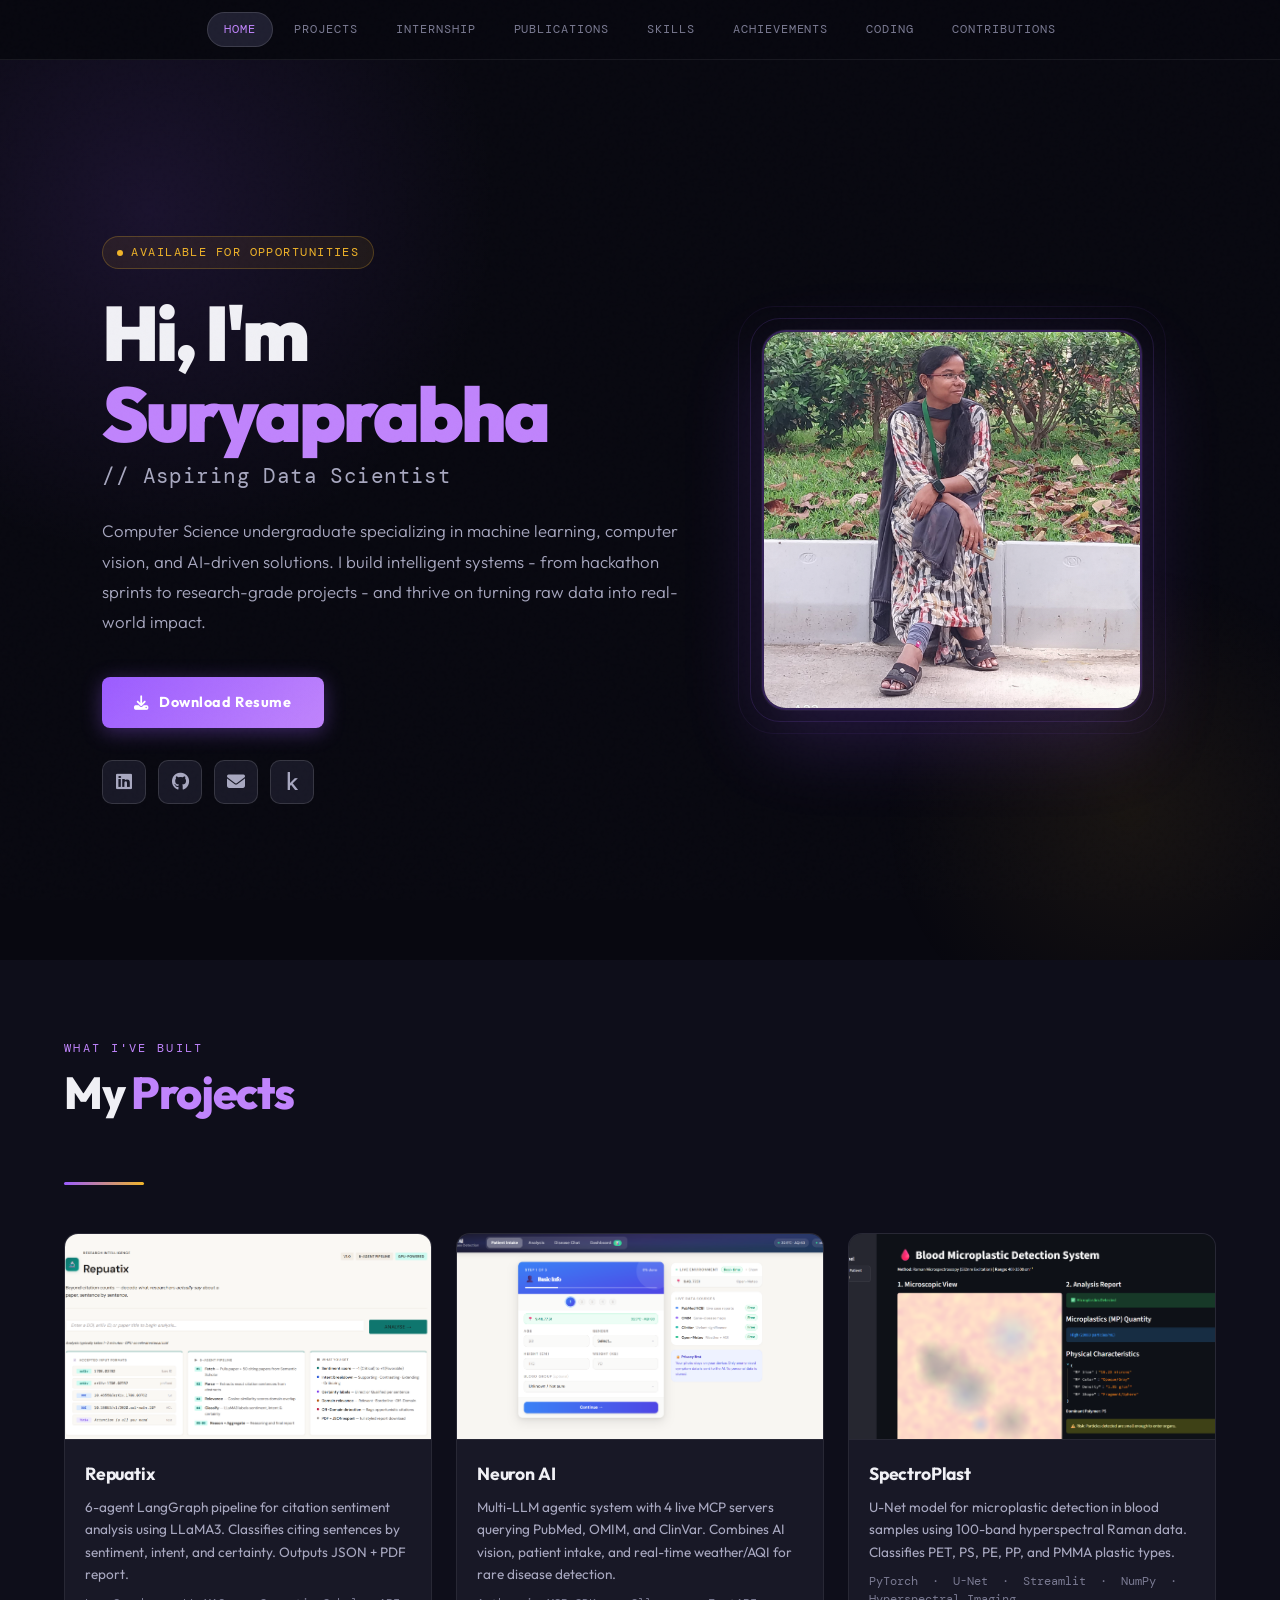
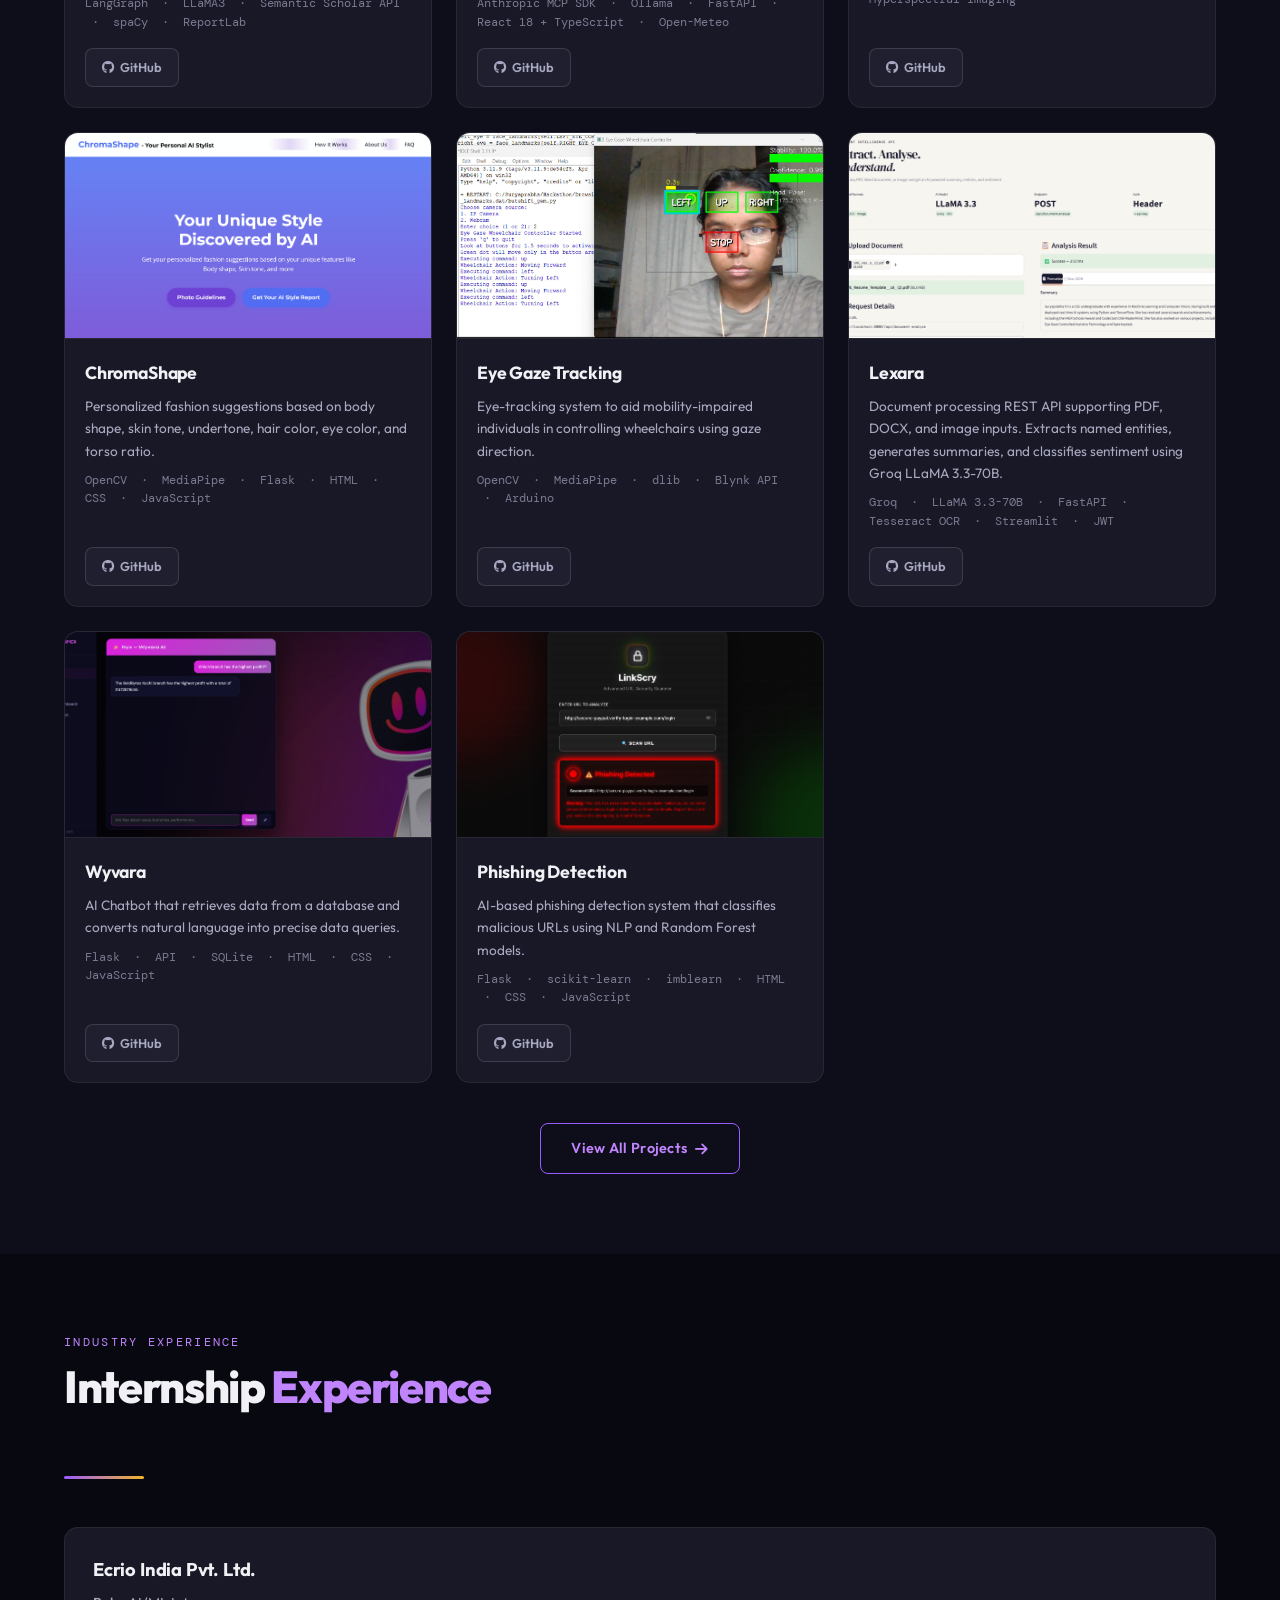
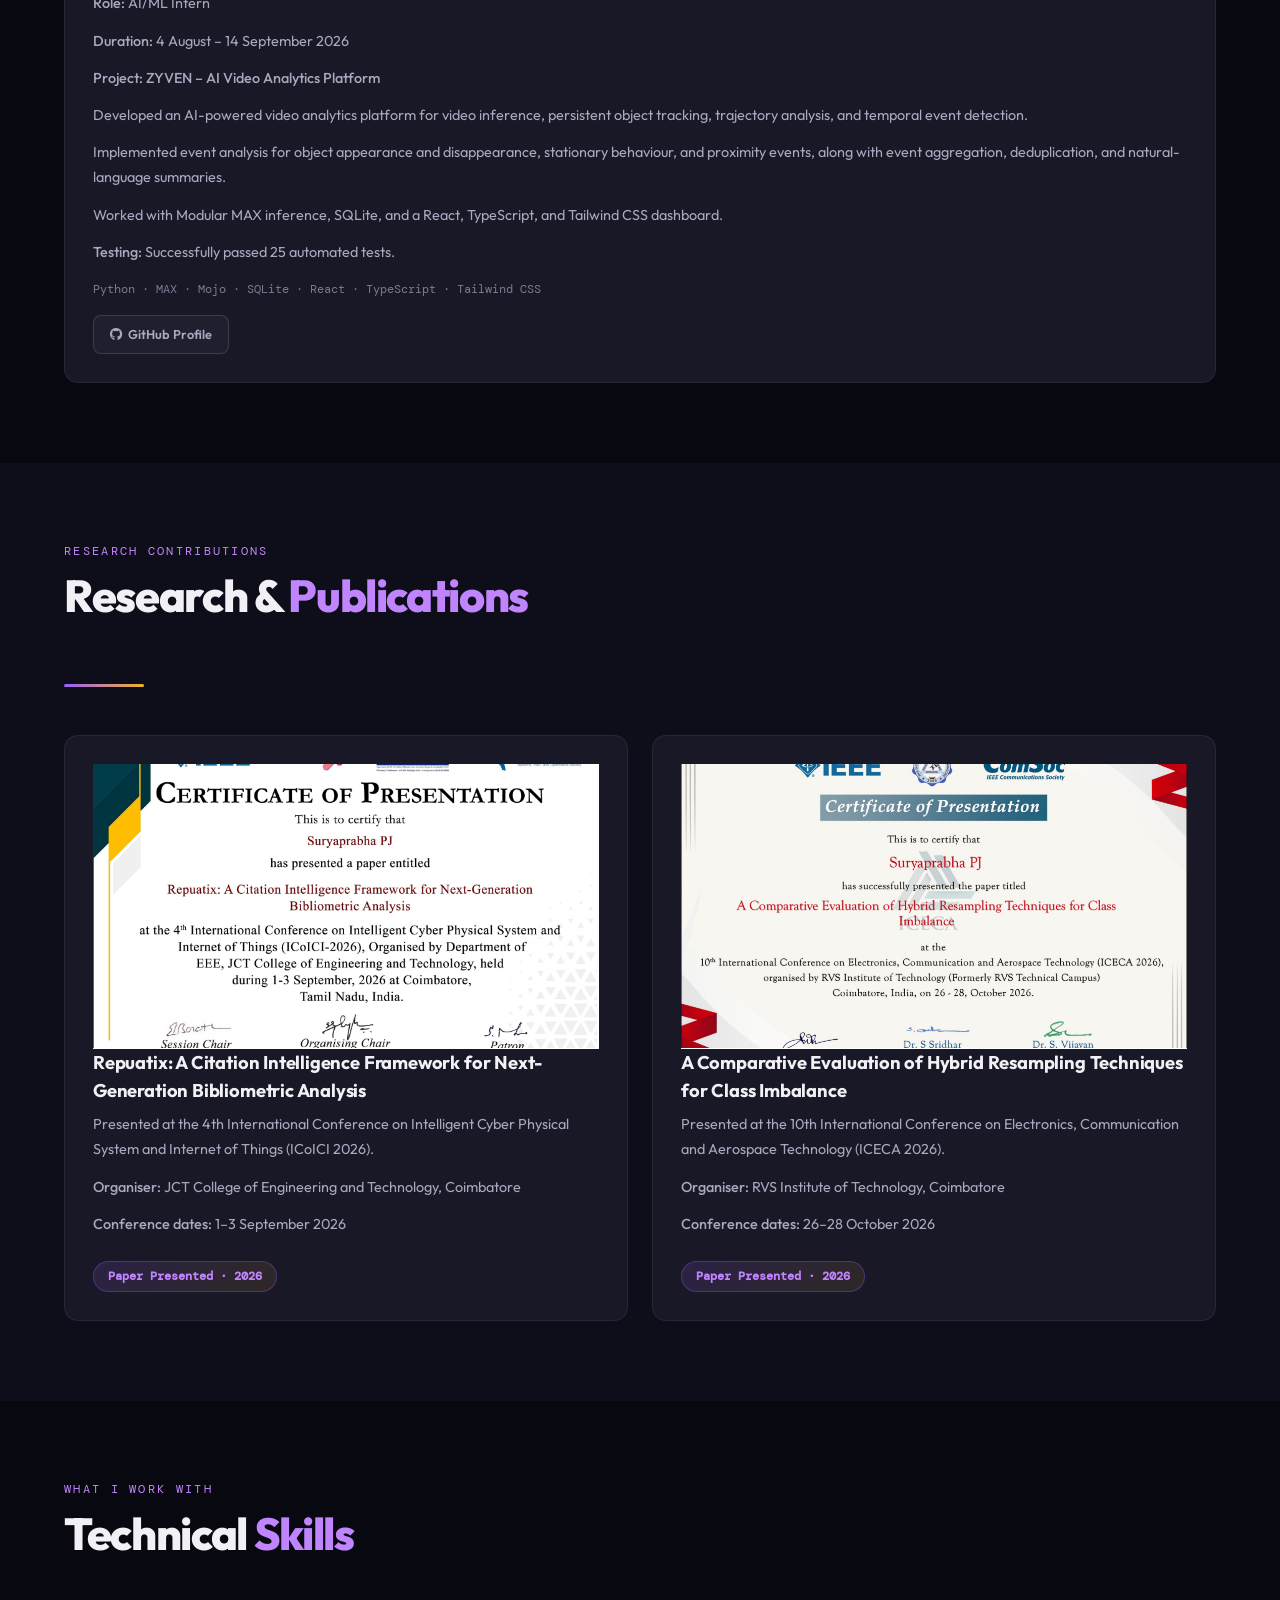
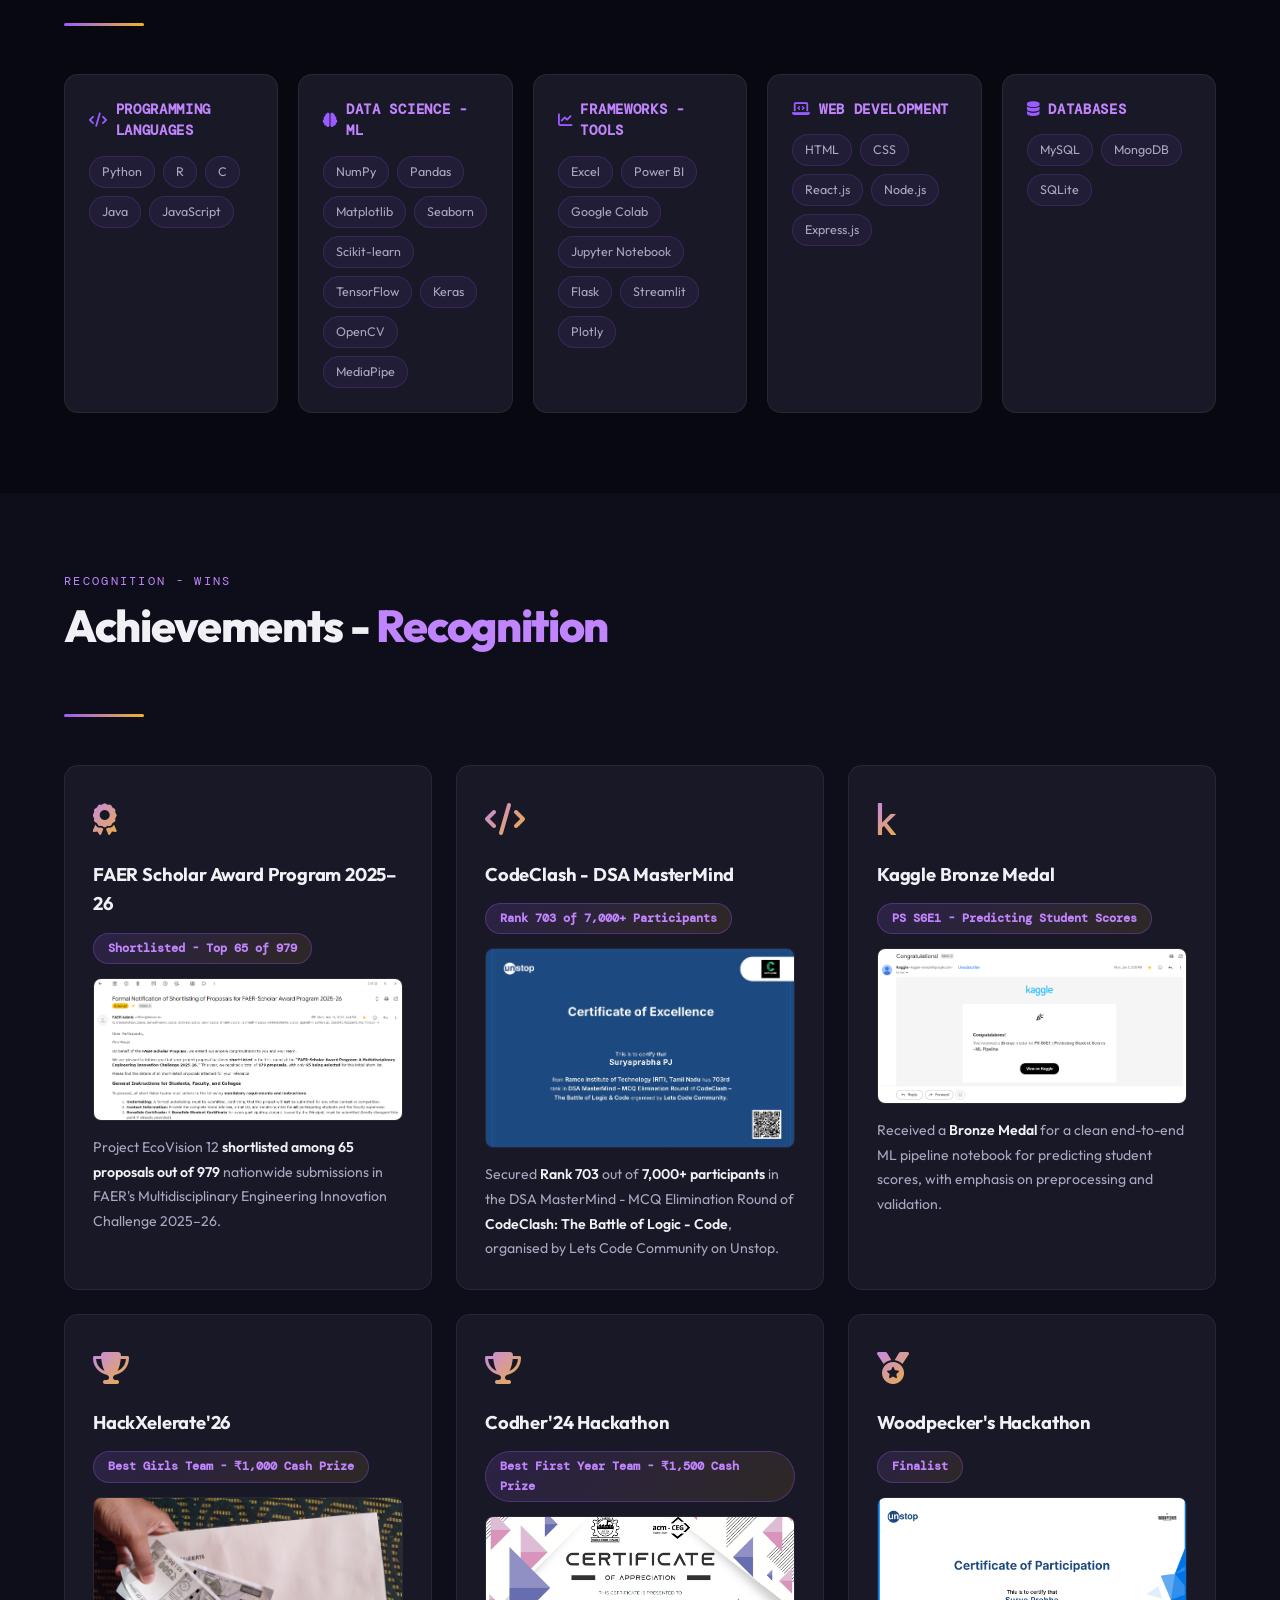
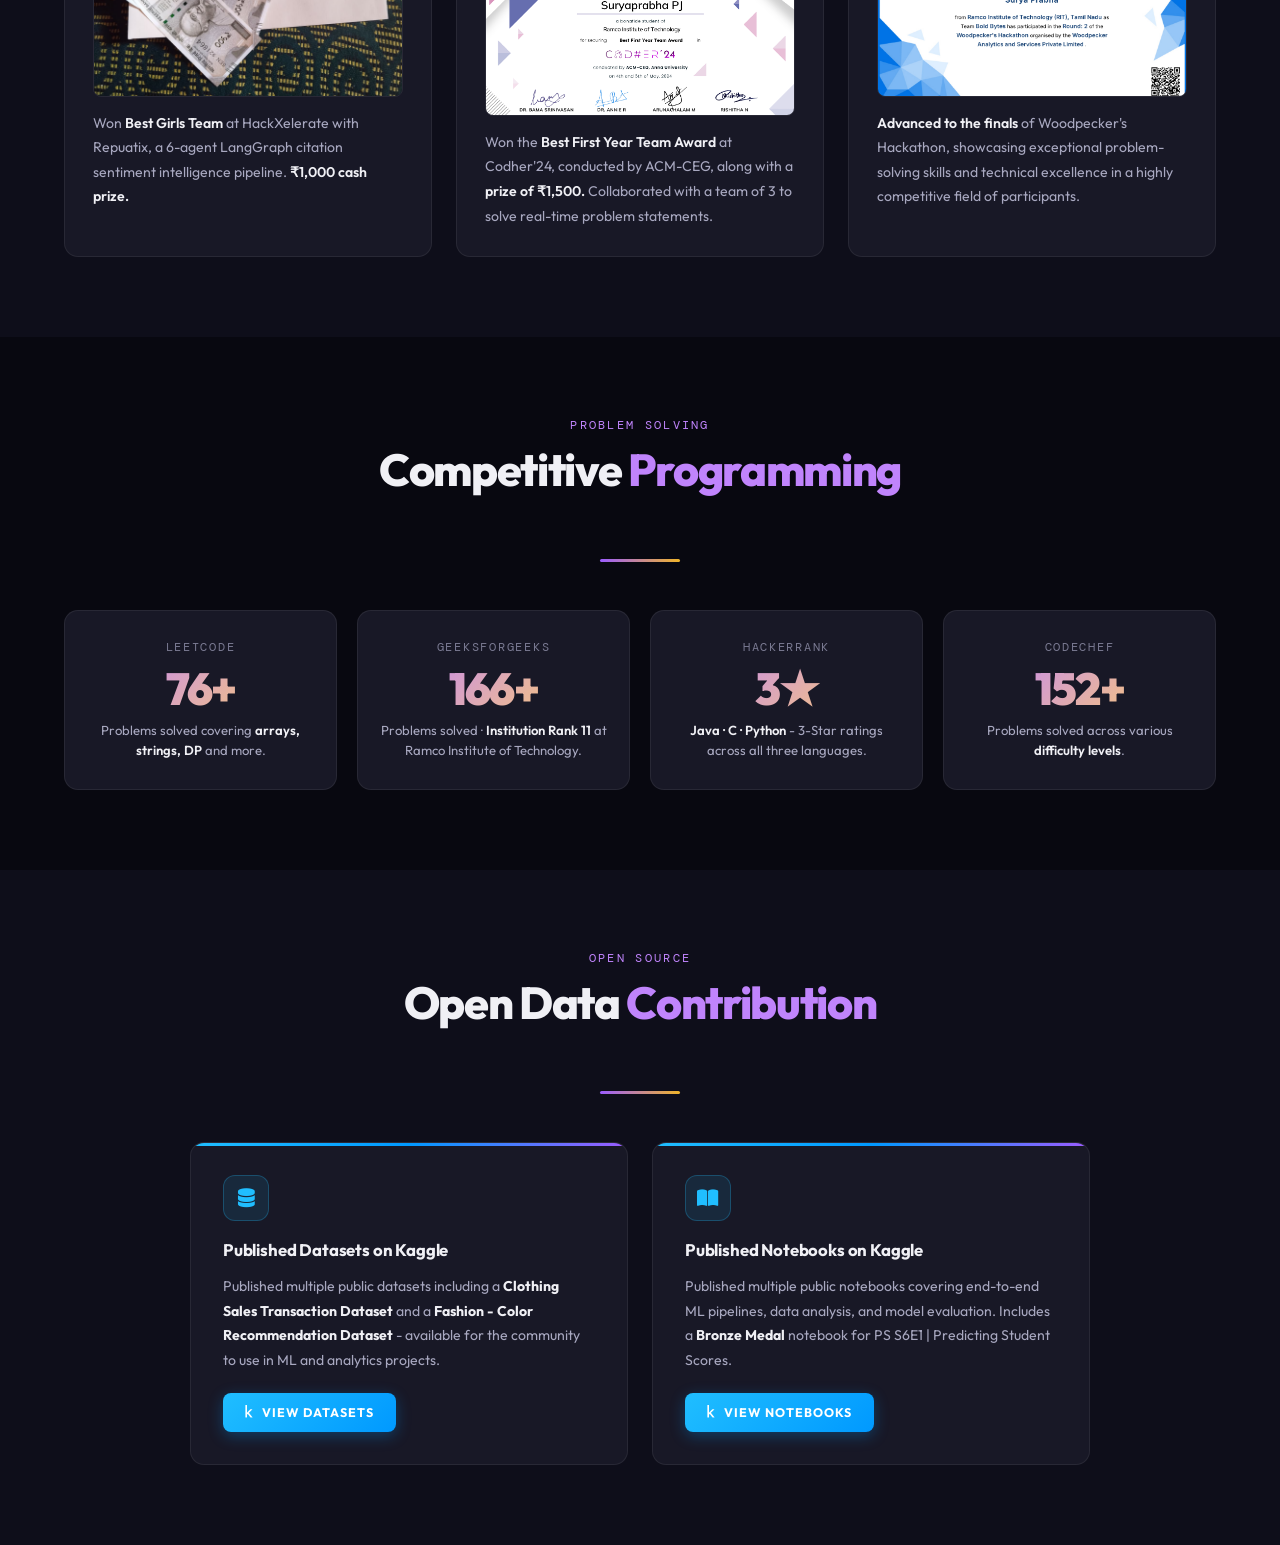
<file: index.html>
<!DOCTYPE html>
<html lang="en">
<head>
  <meta charset="UTF-8">
  <meta name="viewport" content="width=device-width, initial-scale=1.0">
  <title>Suryaprabha PJ - Portfolio</title>
  <link rel="stylesheet" href="https://cdnjs.cloudflare.com/ajax/libs/font-awesome/6.5.0/css/all.min.css">
  <link href="https://fonts.googleapis.com/css2?family=Outfit:wght@300;400;500;600;700;800;900&family=DM+Mono:ital,wght@0,300;0,400;0,500;1,300&display=swap" rel="stylesheet">
  <style>

/* ============================================================
   DESIGN TOKENS
   ============================================================ */
:root {
  --bg:        #080810;
  --bg2:       #0e0e1a;
  --bg3:       #13131f;
  --surface:   #181826;
  --surface2:  #1f1f30;
  --border:    rgba(255,255,255,0.07);
  --border2:   rgba(255,255,255,0.13);

  --violet:    #9b5cff;
  --violet2:   #c084fc;
  --gold:      #f0b429;
  --gold2:     #ffd166;
  --cyan:      #22d3ee;
  --pink:      #f472b6;
  --green:     #34d399;

  --text:      #f0f0f5;
  --muted:     #7a7a92;
  --muted2:    #a8a8c0;

  --font-display: 'Outfit', sans-serif;
  --font-mono:    'DM Mono', monospace;

  --radius:    14px;
  --radius-sm: 8px;
  --glow-v:    0 0 40px rgba(155,92,255,0.25);
  --glow-g:    0 0 40px rgba(240,180,41,0.2);
}

/* ============================================================
   RESET + BASE
   ============================================================ */
*, *::before, *::after { box-sizing: border-box; margin: 0; padding: 0; }
html { scroll-behavior: smooth; }

body {
  font-family: var(--font-display);
  background: var(--bg);
  color: var(--text);
  line-height: 1.6;
  overflow-x: hidden;
}

/* Grain overlay */
body::before {
  content: '';
  position: fixed;
  inset: 0;
  background-image: url("data:image/svg+xml,%3Csvg viewBox='0 0 256 256' xmlns='http://www.w3.org/2000/svg'%3E%3Cfilter id='n'%3E%3CfeTurbulence type='fractalNoise' baseFrequency='0.9' numOctaves='4' stitchTiles='stitch'/%3E%3C/filter%3E%3Crect width='100%25' height='100%25' filter='url(%23n)' opacity='0.04'/%3E%3C/svg%3E");
  pointer-events: none;
  z-index: 9999;
  opacity: 0.4;
}

a { text-decoration: none; color: inherit; }

/* Section spacing */
section { padding: 80px 5%; }

/* Section headings */
.sec-label {
  font-family: var(--font-mono);
  font-size: 0.72rem;
  letter-spacing: 0.2em;
  text-transform: uppercase;
  color: var(--violet2);
  margin-bottom: 0.6rem;
  display: block;
}
.sec-title {
  font-family: var(--font-display);
  font-size: clamp(1.9rem, 3.5vw, 2.8rem);
  font-weight: 800;
  letter-spacing: -0.03em;
  line-height: 1.1;
  color: var(--text);
  margin-bottom: 3rem;
}
.sec-title span { color: var(--violet2); }

/* Gradient rule divider */
.sec-head {
  position: relative;
  padding-bottom: 1.2rem;
  margin-bottom: 3rem;
}
.sec-head::after {
  content: '';
  position: absolute;
  bottom: 0;
  left: 0;
  width: 80px;
  height: 3px;
  background: linear-gradient(90deg, var(--violet), var(--gold));
  border-radius: 99px;
}
.sec-head.center { text-align: center; }
.sec-head.center::after { left: 50%; transform: translateX(-50%); }

/* ============================================================
   NAVBAR
   ============================================================ */
.site-header {
  position: sticky;
  top: 0;
  z-index: 1000;
  background: rgba(8,8,16,0.85);
  backdrop-filter: blur(20px);
  border-bottom: 1px solid var(--border);
}

.navbar {
  display: flex;
  justify-content: center;
  align-items: center;
  gap: 4px;
  padding: 12px 20px;
  flex-wrap: wrap;
}

.navbar a {
  font-family: var(--font-mono);
  font-size: 0.75rem;
  letter-spacing: 0.08em;
  text-transform: uppercase;
  color: var(--muted);
  padding: 7px 16px;
  border-radius: 99px;
  transition: all 0.25s;
  border: 1px solid transparent;
}

.navbar a:hover {
  color: var(--text);
  background: var(--surface2);
  border-color: var(--border2);
}

/* ============================================================
   HOME
   ============================================================ */
#home {
  min-height: 100vh;
  display: flex;
  align-items: center;
  padding: 100px 8% 80px;
  position: relative;
  overflow: hidden;
  gap: 60px;
}

/* Ambient glows */
#home::before {
  content: '';
  position: absolute;
  width: 700px; height: 700px;
  border-radius: 50%;
  background: radial-gradient(circle, rgba(155,92,255,0.12) 0%, transparent 70%);
  top: -200px; left: -200px;
  pointer-events: none;
}
#home::after {
  content: '';
  position: absolute;
  width: 500px; height: 500px;
  border-radius: 50%;
  background: radial-gradient(circle, rgba(240,180,41,0.07) 0%, transparent 70%);
  bottom: -100px; right: -100px;
  pointer-events: none;
}

.home-left {
  flex: 1;
  max-width: 600px;
  animation: fadeUp 0.9s 0.1s both;
}

.home-tag {
  display: inline-flex;
  align-items: center;
  gap: 8px;
  font-family: var(--font-mono);
  font-size: 0.75rem;
  letter-spacing: 0.12em;
  text-transform: uppercase;
  color: var(--gold);
  background: rgba(240,180,41,0.08);
  border: 1px solid rgba(240,180,41,0.25);
  padding: 6px 14px;
  border-radius: 99px;
  margin-bottom: 1.5rem;
}
.home-tag::before {
  content: '';
  width: 6px; height: 6px;
  border-radius: 50%;
  background: var(--gold);
  animation: pulse 2s infinite;
}

@keyframes pulse {
  0%,100% { opacity:1; transform: scale(1); }
  50% { opacity:0.4; transform: scale(0.8); }
}

.home-left h1 {
  font-size: clamp(2.8rem, 6vw, 5rem);
  font-weight: 900;
  letter-spacing: -0.04em;
  line-height: 1.05;
  color: var(--text);
  margin-bottom: 0.3rem;
}

.home-left h1 .name-accent { color: var(--violet2); }

.home-left h2 {
  font-size: clamp(1rem, 2vw, 1.3rem);
  font-weight: 400;
  color: var(--muted2);
  margin-bottom: 1.5rem;
  font-family: var(--font-mono);
  letter-spacing: 0.02em;
}

.home-left p {
  font-size: clamp(0.95rem, 1.8vw, 1.05rem);
  color: var(--muted2);
  line-height: 1.8;
  margin-bottom: 2.5rem;
  font-weight: 300;
}

.btn-download {
  display: inline-flex;
  align-items: center;
  gap: 10px;
  padding: 14px 32px;
  background: linear-gradient(135deg, var(--violet), var(--violet2));
  color: #fff;
  border-radius: var(--radius-sm);
  font-weight: 700;
  font-size: 0.9rem;
  letter-spacing: 0.04em;
  transition: all 0.3s;
  box-shadow: 0 4px 20px rgba(155,92,255,0.35);
  margin-bottom: 2rem;
}
.btn-download:hover {
  transform: translateY(-2px);
  box-shadow: 0 8px 30px rgba(155,92,255,0.5);
}

.social-icons {
  display: flex;
  gap: 12px;
  flex-wrap: wrap;
}

.social-icons a {
  display: flex;
  justify-content: center;
  align-items: center;
  width: 44px; height: 44px;
  border-radius: 10px;
  background: var(--surface);
  border: 1px solid var(--border2);
  color: var(--muted2);
  font-size: 18px;
  transition: all 0.25s;
}
.social-icons a:hover {
  background: var(--surface2);
  border-color: var(--violet);
  color: var(--violet2);
  transform: translateY(-3px);
  box-shadow: var(--glow-v);
}

.home-right {
  flex-shrink: 0;
  animation: fadeUp 0.9s 0.3s both;
}

.profile-wrapper {
  position: relative;
}

.profile-img {
  width: clamp(260px, 30vw, 380px);
  height: clamp(260px, 30vw, 380px);
  border-radius: 24px;
  object-fit: cover;
  border: 2px solid rgba(155,92,255,0.3);
  box-shadow: 0 30px 80px rgba(155,92,255,0.2), 0 0 0 1px rgba(255,255,255,0.05);
  animation: float 4s ease-in-out infinite;
  display: block;
}

@keyframes float {
  0%,100% { transform: translateY(0); }
  50% { transform: translateY(-14px); }
}

/* Decorative ring around profile */
.profile-wrapper::before {
  content: '';
  position: absolute;
  inset: -12px;
  border-radius: 30px;
  border: 1px solid rgba(155,92,255,0.15);
  pointer-events: none;
}
.profile-wrapper::after {
  content: '';
  position: absolute;
  inset: -24px;
  border-radius: 36px;
  border: 1px solid rgba(155,92,255,0.07);
  pointer-events: none;
}

/* ============================================================
   PROJECTS
   ============================================================ */
#projects { background: var(--bg2); }

.project-grid {
  display: grid;
  grid-template-columns: repeat(auto-fill, minmax(min(100%, 300px), 1fr));
  gap: 24px;
}

.project {
  background: var(--surface);
  border-radius: var(--radius);
  overflow: hidden;
  border: 1px solid var(--border);
  transition: all 0.35s cubic-bezier(0.23,1,0.32,1);
  position: relative;
  display: flex;
  flex-direction: column;
}

.project::before {
  content: '';
  position: absolute;
  inset: 0;
  border-radius: var(--radius);
  border: 1px solid transparent;
  background: linear-gradient(135deg, rgba(155,92,255,0.2), rgba(240,180,41,0.1)) border-box;
  -webkit-mask: linear-gradient(#fff 0 0) padding-box, linear-gradient(#fff 0 0);
  -webkit-mask-composite: destination-out;
  mask-composite: exclude;
  opacity: 0;
  transition: opacity 0.35s;
  pointer-events: none;
}

.project:hover { transform: translateY(-6px); box-shadow: 0 20px 60px rgba(0,0,0,0.4), var(--glow-v); }
.project:hover::before { opacity: 1; }

.project img,
.project video {
  width: 100%;
  aspect-ratio: 16/9;
  object-fit: cover;
  display: block;
  border-bottom: 1px solid var(--border);
}

.project-body { padding: 20px; flex: 1; display: flex; flex-direction: column; position: relative; z-index: 1; }

.project h3 {
  font-size: 1.1rem;
  font-weight: 700;
  color: var(--text);
  margin-bottom: 8px;
  letter-spacing: -0.01em;
}

.project p {
  color: var(--muted2);
  font-size: 0.85rem;
  line-height: 1.65;
  margin-bottom: 6px;
}

.project p strong { color: var(--muted2); font-weight: 500; }

.project-stack {
  font-family: var(--font-mono);
  font-size: 0.72rem;
  color: var(--muted);
  margin-bottom: 16px;
  margin-top: 4px;
}

.project-links {
  margin-top: auto;
  display: flex;
  gap: 10px;
  flex-wrap: wrap;
  position: relative;
  z-index: 2;
}

.project-links a {
  display: inline-flex;
  align-items: center;
  gap: 6px;
  padding: 8px 16px;
  border-radius: var(--radius-sm);
  font-size: 0.8rem;
  font-weight: 600;
  transition: all 0.25s;
  border: 1px solid var(--border2);
  color: var(--muted2);
  background: var(--surface2);
}
.project-links a:hover {
  background: var(--violet);
  border-color: var(--violet);
  color: #fff;
  transform: translateY(-1px);
}

.view-all-wrap { text-align: center; margin-top: 40px; }

.btn-outline {
  display: inline-flex;
  align-items: center;
  gap: 8px;
  padding: 13px 30px;
  border: 1px solid var(--violet);
  color: var(--violet2);
  border-radius: var(--radius-sm);
  font-weight: 600;
  font-size: 0.9rem;
  transition: all 0.25s;
  letter-spacing: 0.02em;
}
.btn-outline:hover {
  background: var(--violet);
  color: #fff;
  box-shadow: var(--glow-v);
}



/* ============================================================
   INTERNSHIP & PUBLICATIONS - RESPONSIVE LAYOUT
   ============================================================ */

#internship {
  background: var(--bg);
}

#publications {
  background: var(--bg2);
}

/* Use the full available section width */
#internship .internship-grid,
#publications .publication-grid {
  display: grid;
  width: 100%;
  grid-template-columns: minmax(0, 1fr);
  gap: 24px;
  align-items: stretch;
}

/* Internship card */
#internship .internship-card {
  width: 100%;
  min-width: 0;
  max-width: 100%;
}

/* Conference cards: two equal columns on wide screens */
#publications .publication-grid {
  grid-template-columns: repeat(2, minmax(0, 1fr));
}

#publications .publication-card {
  width: 100%;
  min-width: 0;
  height: 100%;
}

#internship .project-body,
#publications .project-body {
  width: 100%;
  min-width: 0;
  height: 100%;
  padding: 28px;
}

/* Keep headings and paragraphs readable */
#internship .project h3,
#publications .project h3 {
  font-size: 1.15rem;
  line-height: 1.5;
  overflow-wrap: anywhere;
}

#internship .project p,
#publications .project p {
  font-size: 0.9rem;
  line-height: 1.75;
  margin-bottom: 12px;
}

/* Certificate images: preserve the full certificate */
.publication-certificate-link {
  display: flex;
  width: 100%;
  height: 260px;
  align-items: center;
  justify-content: center;
  margin-bottom: 22px;
  padding: 12px;
  background: #ffffff;
  border: 1px solid var(--border2);
  border-radius: var(--radius-sm);
}

.publication-certificate {
  display: block;
  width: 100%;
  height: 100%;
  max-height: none;
  object-fit: contain;
  object-position: center;
  border: none;
  padding: 0;
  margin: 0;
  background: #ffffff;
  transition: transform 0.3s ease;
}

.publication-certificate:hover {
  transform: scale(1.025);
}

/* Publication status */
#publications .achievement-badge {
  margin-top: 12px;
}

/* Tablet and mobile */
@media (max-width: 800px) {
  #publications .publication-grid {
    grid-template-columns: minmax(0, 1fr);
  }

  #internship .project-body,
  #publications .project-body {
    padding: 22px;
  }

  .publication-certificate-link {
    height: 240px;
  }
}

@media (max-width: 480px) {
  #internship .project-body,
  #publications .project-body {
    padding: 18px;
  }

  .publication-certificate-link {
    height: 190px;
  }
}




/* ============================================================
   SKILLS
   ============================================================ */
#skills { background: var(--bg); }

.skills-grid {
  display: grid;
  grid-template-columns: repeat(5, 1fr);
  gap: 20px;
}

@media (max-width: 1100px) {
  .skills-grid { grid-template-columns: repeat(3, 1fr); }
}

@media (max-width: 700px) {
  .skills-grid { grid-template-columns: repeat(2, 1fr); }
}

@media (max-width: 420px) {
  .skills-grid { grid-template-columns: 1fr; }
}

.skill-category {
  background: var(--surface);
  border-radius: var(--radius);
  padding: 24px;
  border: 1px solid var(--border);
  transition: all 0.3s;
  position: relative;
  overflow: hidden;
}

.skill-category::after {
  content: '';
  position: absolute;
  bottom: 0; left: 0; right: 0;
  height: 2px;
  background: linear-gradient(90deg, var(--violet), var(--cyan));
  transform: scaleX(0);
  transform-origin: left;
  transition: transform 0.35s;
}
.skill-category:hover::after { transform: scaleX(1); }
.skill-category:hover { border-color: rgba(155,92,255,0.3); transform: translateY(-4px); box-shadow: var(--glow-v); }

.skill-category h3 {
  font-size: 0.85rem;
  font-weight: 600;
  color: var(--violet2);
  margin-bottom: 14px;
  display: flex;
  align-items: center;
  gap: 8px;
  font-family: var(--font-mono);
  letter-spacing: 0.05em;
  text-transform: uppercase;
}
.skill-category h3 i { color: var(--violet); font-size: 0.9rem; }

.skill-items { display: flex; flex-wrap: wrap; gap: 8px; }

.skill-item {
  padding: 5px 12px;
  background: rgba(155,92,255,0.08);
  border: 1px solid rgba(155,92,255,0.18);
  border-radius: 99px;
  font-size: 0.78rem;
  color: var(--muted2);
  transition: all 0.2s;
  font-weight: 400;
}
.skill-item:hover {
  background: rgba(155,92,255,0.2);
  border-color: var(--violet);
  color: var(--text);
  transform: scale(1.04);
}

/* ============================================================
   ACHIEVEMENTS
   ============================================================ */
#achievements { background: var(--bg2); }

.achievements-grid {
  display: grid;
  grid-template-columns: repeat(auto-fill, minmax(min(100%, 340px), 1fr));
  gap: 24px;
}

.achievement-card {
  background: var(--surface);
  border-radius: var(--radius);
  padding: 28px;
  border: 1px solid var(--border);
  transition: all 0.35s cubic-bezier(0.23,1,0.32,1);
  display: flex;
  flex-direction: column;
  gap: 14px;
  position: relative;
  overflow: hidden;
}

.achievement-card::before {
  content: '';
  position: absolute;
  top: 0; left: 0; right: 0;
  height: 2px;
  background: linear-gradient(90deg, var(--violet), var(--gold));
  opacity: 0;
  transition: opacity 0.35s;
}
.achievement-card:hover { transform: translateY(-6px); box-shadow: 0 20px 60px rgba(0,0,0,0.4); border-color: rgba(155,92,255,0.3); }
.achievement-card:hover::before { opacity: 1; }

.achievement-icon {
  font-size: 2rem;
  background: linear-gradient(135deg, var(--violet2), var(--gold));
  -webkit-background-clip: text;
  -webkit-text-fill-color: transparent;
  background-clip: text;
  width: fit-content;
}

.achievement-card h3 {
  font-size: 1.15rem;
  font-weight: 700;
  color: var(--text);
  letter-spacing: -0.01em;
}

.achievement-badge {
  display: inline-block;
  padding: 5px 14px;
  background: linear-gradient(135deg, rgba(155,92,255,0.15), rgba(240,180,41,0.1));
  border: 1px solid rgba(155,92,255,0.3);
  color: var(--violet2);
  border-radius: 99px;
  font-size: 0.75rem;
  font-weight: 600;
  font-family: var(--font-mono);
  width: fit-content;
}

.achievement-card img {
  width: 100%;
  border-radius: var(--radius-sm);
  object-fit: cover;
  max-height: 200px;
  border: 1px solid var(--border);
}

.achievement-card p {
  color: var(--muted2);
  font-size: 0.88rem;
  line-height: 1.75;
}
.achievement-card p strong { color: var(--text); font-weight: 600; }

.achievement-card a.kaggle-btn {
  display: inline-flex;
  align-items: center;
  gap: 7px;
  padding: 9px 20px;
  background: linear-gradient(135deg, #20beff, #0099ff);
  color: #fff;
  border-radius: var(--radius-sm);
  font-size: 0.8rem;
  font-weight: 700;
  letter-spacing: 0.05em;
  text-transform: uppercase;
  transition: all 0.25s;
  width: fit-content;
  margin-top: 4px;
  box-shadow: 0 4px 15px rgba(0,153,255,0.3);
}
.achievement-card a.kaggle-btn:hover { transform: translateY(-2px); box-shadow: 0 8px 25px rgba(0,153,255,0.5); }

/* ============================================================
   COMPETITIVE PROGRAMMING
   ============================================================ */
#competitive { background: var(--bg); }

.coding-grid {
  display: grid;
  grid-template-columns: repeat(4, 1fr);
  gap: 20px;
}

.coding-card {
  background: var(--surface);
  border-radius: var(--radius);
  padding: 28px 22px;
  border: 1px solid var(--border);
  text-align: center;
  transition: all 0.35s cubic-bezier(0.23,1,0.32,1);
  position: relative;
  overflow: hidden;
}

.coding-card::after {
  content: '';
  position: absolute;
  inset: 0;
  border-radius: var(--radius);
  background: radial-gradient(circle at 50% 0%, rgba(155,92,255,0.08), transparent 60%);
  opacity: 0;
  transition: opacity 0.35s;
}
.coding-card:hover { transform: translateY(-6px); border-color: rgba(155,92,255,0.4); box-shadow: 0 20px 50px rgba(0,0,0,0.3), var(--glow-v); }
.coding-card:hover::after { opacity: 1; }

.coding-platform {
  font-family: var(--font-mono);
  font-size: 0.72rem;
  letter-spacing: 0.15em;
  text-transform: uppercase;
  color: var(--muted);
  margin-bottom: 10px;
}

.coding-stat {
  font-size: clamp(2.2rem, 3.5vw, 3rem);
  font-weight: 900;
  letter-spacing: -0.04em;
  background: linear-gradient(135deg, var(--violet2), var(--gold2));
  -webkit-background-clip: text;
  -webkit-text-fill-color: transparent;
  background-clip: text;
  line-height: 1;
  margin-bottom: 8px;
}

.coding-desc {
  font-size: 0.82rem;
  color: var(--muted2);
  line-height: 1.55;
}
.coding-desc strong { color: var(--text); font-weight: 600; }

/* ============================================================
   DATA CONTRIBUTIONS
   ============================================================ */
#data-contributions { background: var(--bg2); }

.contributions-grid {
  display: grid;
  grid-template-columns: repeat(auto-fill, minmax(min(100%, 380px), 1fr));
  gap: 24px;
  max-width: 900px;
  margin: 0 auto;
}

.contribution-card {
  background: var(--surface);
  border-radius: var(--radius);
  padding: 32px;
  border: 1px solid var(--border);
  transition: all 0.35s;
  position: relative;
  overflow: hidden;
}

.contribution-card::before {
  content: '';
  position: absolute;
  top: 0; left: 0; right: 0;
  height: 3px;
  background: linear-gradient(90deg, #20beff, #0099ff, var(--violet));
}

.contribution-card:hover { transform: translateY(-5px); border-color: rgba(32,190,255,0.3); box-shadow: 0 0 40px rgba(32,190,255,0.1); }

.contribution-icon {
  width: 46px; height: 46px;
  border-radius: 12px;
  background: rgba(32,190,255,0.1);
  border: 1px solid rgba(32,190,255,0.25);
  display: flex;
  align-items: center;
  justify-content: center;
  font-size: 1.2rem;
  color: #20beff;
  margin-bottom: 16px;
}

.contribution-card h3 {
  font-size: 1.05rem;
  font-weight: 700;
  color: var(--text);
  margin-bottom: 10px;
  letter-spacing: -0.01em;
}

.contribution-card p {
  color: var(--muted2);
  font-size: 0.88rem;
  line-height: 1.75;
  margin-bottom: 20px;
}
.contribution-card p strong { color: var(--text); }

.kaggle-link {
  display: inline-flex;
  align-items: center;
  gap: 8px;
  padding: 10px 22px;
  background: linear-gradient(135deg, #20beff, #0099ff);
  color: #fff;
  border-radius: var(--radius-sm);
  font-size: 0.78rem;
  font-weight: 700;
  letter-spacing: 0.08em;
  text-transform: uppercase;
  transition: all 0.25s;
  box-shadow: 0 4px 15px rgba(0,153,255,0.3);
}
.kaggle-link:hover { transform: translateY(-2px); box-shadow: 0 8px 25px rgba(0,153,255,0.5); color: #fff; }

/* ============================================================
   ANIMATIONS
   ============================================================ */
@keyframes fadeUp {
  from { opacity: 0; transform: translateY(28px); }
  to   { opacity: 1; transform: translateY(0); }
}

.reveal {
  opacity: 0;
  transform: translateY(24px);
  transition: opacity 0.65s ease, transform 0.65s ease;
}
.reveal.visible { opacity: 1; transform: translateY(0); }

/* ============================================================
   RESPONSIVE
   ============================================================ */
@media (max-width: 900px) {
  #home { flex-direction: column; text-align: center; padding: 100px 5% 60px; }
  .home-right { order: -1; }
  .social-icons { justify-content: center; }
  .home-tag { margin: 0 auto 1.5rem; }
  .sec-head.left::after { left: 50%; transform: translateX(-50%); }
  .coding-grid { grid-template-columns: repeat(2,1fr); }
}

@media (max-width: 600px) {
  section { padding: 60px 4%; }
  .coding-grid { grid-template-columns: repeat(2,1fr); gap: 12px; }
  .coding-card { padding: 20px 14px; }
  .project-links a { flex: 1; justify-content: center; }
  .navbar a { padding: 6px 10px; font-size: 0.7rem; }
}

@media (max-width: 380px) {
  .coding-grid { grid-template-columns: 1fr 1fr; }
}

  </style>
</head>
<body>

  <!-- ═══════════════ NAVBAR ═══════════════ -->
  <header class="site-header">
    <nav class="navbar">
      <a href="#home">Home</a>
      <a href="#projects">Projects</a>
      <a href="#internship">Internship</a>
      <a href="#publications">Publications</a>
      <a href="#skills">Skills</a>
      <a href="#achievements">Achievements</a>
      <a href="#competitive">Coding</a>
      <a href="#data-contributions">Contributions</a>
    </nav>
  </header>

  <!-- ═══════════════ HOME ═══════════════ -->
  <section id="home">
    <div class="home-left">
      <div class="home-tag">Available for Opportunities</div>
      <h1>Hi, I'm <span class="name-accent">Suryaprabha</span></h1>
      <h2>// Aspiring Data Scientist</h2>
      <p>Computer Science undergraduate specializing in machine learning, computer vision, and AI-driven solutions. I build intelligent systems - from hackathon sprints to research-grade projects - and thrive on turning raw data into real-world impact.</p>
      <a href="Suryaprabha Resume.pdf" class="btn-download" download>
        <i class="fas fa-download"></i> Download Resume
      </a>
      <div class="social-icons">
        <a href="https://www.linkedin.com/in/suryaprabhapj/" target="_blank" title="LinkedIn"><i class="fab fa-linkedin"></i></a>
        <a href="https://github.com/suryaprabha19" target="_blank" title="GitHub"><i class="fab fa-github"></i></a>
        <a href="mailto:suryaprabhapj1965@gmail.com" target="_blank" title="Email"><i class="fas fa-envelope"></i></a>
        <a href="https://www.kaggle.com/suryaprabha19" target="_blank" title="Kaggle"><i class="fab fa-kaggle"></i></a>
      </div>
    </div>
    <div class="home-right">
      <div class="profile-wrapper">
        <img src="Images/Profile.jpg" alt="Suryaprabha PJ" class="profile-img">
      </div>
    </div>
  </section>

  <!-- ═══════════════ PROJECTS ═══════════════ -->
  <section id="projects">
    <div class="sec-head">
      <span class="sec-label">What I've built</span>
      <h2 class="sec-title">My <span>Projects</span></h2>
    </div>

    <div class="project-grid">

      <!-- Repuatix -->
      <div class="project reveal">
        <img src="Images/repuatix.png" alt="Repuatix">
        <div class="project-body">
          <h3>Repuatix</h3>
          <p>6-agent LangGraph pipeline for citation sentiment analysis using LLaMA3. Classifies citing sentences by sentiment, intent, and certainty. Outputs JSON + PDF report.</p>
          <div class="project-stack">LangGraph &nbsp;·&nbsp; LLaMA3 &nbsp;·&nbsp; Semantic Scholar API &nbsp;·&nbsp; spaCy &nbsp;·&nbsp; ReportLab</div>
          <div class="project-links">
            <a href="https://github.com/Suryaprabha19/Repuatix" target="_blank"><i class="fab fa-github"></i> GitHub</a>
          </div>
        </div>
      </div>

      <!-- Neuron AI -->
      <div class="project reveal">
        <img src="Images/neuron-ai.png" alt="Neuron AI">
        <div class="project-body">
          <h3>Neuron AI</h3>
          <p>Multi-LLM agentic system with 4 live MCP servers querying PubMed, OMIM, and ClinVar. Combines AI vision, patient intake, and real-time weather/AQI for rare disease detection.</p>
          <div class="project-stack">Anthropic MCP SDK &nbsp;·&nbsp; Ollama &nbsp;·&nbsp; FastAPI &nbsp;·&nbsp; React 18 + TypeScript &nbsp;·&nbsp; Open-Meteo</div>
          <div class="project-links">
            <a href="https://github.com/Suryaprabha19/Neuron-AI" target="_blank"><i class="fab fa-github"></i> GitHub</a>
          </div>
        </div>
      </div>

      <!-- SpectroPlast -->
      <div class="project reveal">
        <img src="Images/spectroplast.png" alt="SpectroPlast">
        <div class="project-body">
          <h3>SpectroPlast</h3>
          <p>U-Net model for microplastic detection in blood samples using 100-band hyperspectral Raman data. Classifies PET, PS, PE, PP, and PMMA plastic types.</p>
          <div class="project-stack">PyTorch &nbsp;·&nbsp; U-Net &nbsp;·&nbsp; Streamlit &nbsp;·&nbsp; NumPy &nbsp;·&nbsp; Hyperspectral Imaging</div>
          <div class="project-links">
            <a href="https://github.com/Suryaprabha19/SpectroPlast" target="_blank"><i class="fab fa-github"></i> GitHub</a>
          </div>
        </div>
      </div>

      <!-- ChromaShape -->
      <div class="project reveal">
        <img src="Images/ChromaShape.png" alt="ChromaShape">
        <div class="project-body">
          <h3>ChromaShape</h3>
          <p>Personalized fashion suggestions based on body shape, skin tone, undertone, hair color, eye color, and torso ratio.</p>
          <div class="project-stack">OpenCV &nbsp;·&nbsp; MediaPipe &nbsp;·&nbsp; Flask &nbsp;·&nbsp; HTML &nbsp;·&nbsp; CSS &nbsp;·&nbsp; JavaScript</div>
          <div class="project-links">
            <a href="https://github.com/Suryaprabha19/ChromaShape" target="_blank"><i class="fab fa-github"></i> GitHub</a>
          </div>
        </div>
      </div>

      <!-- Eye Gaze -->
      <div class="project reveal">
        <img src="Images/Project1.png" alt="Eye Gaze Tracking">
        <div class="project-body">
          <h3>Eye Gaze Tracking</h3>
          <p>Eye-tracking system to aid mobility-impaired individuals in controlling wheelchairs using gaze direction.</p>
          <div class="project-stack">OpenCV &nbsp;·&nbsp; MediaPipe &nbsp;·&nbsp; dlib &nbsp;·&nbsp; Blynk API &nbsp;·&nbsp; Arduino</div>
          <div class="project-links">
            <a href="https://github.com/Suryaprabha19/Automating-Wheelchair-Movement-Using-Eye-Gaze-Tracking/" target="_blank"><i class="fab fa-github"></i> GitHub</a>
          </div>
        </div>
      </div>

      <!-- Lexara -->
      <div class="project reveal">
        <img src="Images/lexara.png" alt="Lexara">
        <div class="project-body">
          <h3>Lexara</h3>
          <p>Document processing REST API supporting PDF, DOCX, and image inputs. Extracts named entities, generates summaries, and classifies sentiment using Groq LLaMA 3.3-70B.</p>
          <div class="project-stack">Groq &nbsp;·&nbsp; LLaMA 3.3-70B &nbsp;·&nbsp; FastAPI &nbsp;·&nbsp; Tesseract OCR &nbsp;·&nbsp; Streamlit &nbsp;·&nbsp; JWT</div>
          <div class="project-links">
            <a href="https://github.com/Suryaprabha19/Lexara" target="_blank"><i class="fab fa-github"></i> GitHub</a>
          </div>
        </div>
      </div>

      <!-- Wyvara -->
      <div class="project reveal">
        <img src="Images/Project3.png" alt="Wyvara">
        <div class="project-body">
          <h3>Wyvara</h3>
          <p>AI Chatbot that retrieves data from a database and converts natural language into precise data queries.</p>
          <div class="project-stack">Flask &nbsp;·&nbsp; API &nbsp;·&nbsp; SQLite &nbsp;·&nbsp; HTML &nbsp;·&nbsp; CSS &nbsp;·&nbsp; JavaScript</div>
          <div class="project-links">
            <a href="https://github.com/Suryaprabha19/Wyvara" target="_blank"><i class="fab fa-github"></i> GitHub</a>
          </div>
        </div>
      </div>

      <!-- Phishing Detection -->
      <div class="project reveal">
        <img src="Images/Project4.png" alt="Phishing Detection">
        <div class="project-body">
          <h3>Phishing Detection</h3>
          <p>AI-based phishing detection system that classifies malicious URLs using NLP and Random Forest models.</p>
          <div class="project-stack">Flask &nbsp;·&nbsp; scikit-learn &nbsp;·&nbsp; imblearn &nbsp;·&nbsp; HTML &nbsp;·&nbsp; CSS &nbsp;·&nbsp; JavaScript</div>
          <div class="project-links">
            <a href="https://github.com/Suryaprabha19/LinkScry" target="_blank"><i class="fab fa-github"></i> GitHub</a></div>
          </div>
      </div>

    </div>

    <div class="view-all-wrap">
      <a href="projects.html" class="btn-outline">
        View All Projects <i class="fas fa-arrow-right"></i>
      </a>
    </div>
  </section>

  
  <!-- ═══════════════ INTERNSHIP EXPERIENCE ═══════════════ -->
  <section id="internship">
    <div class="sec-head">
      <span class="sec-label">Industry Experience</span>
      <h2 class="sec-title">Internship <span>Experience</span></h2>
    </div>

    <div class="internship-grid">
      <div class="project internship-card reveal">
        <div class="project-body">
          <h3>Ecrio India Pvt. Ltd.</h3>

          <p><strong>Role:</strong> AI/ML Intern</p>
          <p><strong>Duration:</strong> 4 August – 14 September 2026</p>

          <p><strong>Project: ZYVEN – AI Video Analytics Platform</strong></p>

          <p>
            Developed an AI-powered video analytics platform
            for video inference, persistent object tracking, trajectory
            analysis, and temporal event detection.
          </p>

          <p>
            Implemented event analysis for object appearance and disappearance,
            stationary behaviour, and proximity events, along with event
            aggregation, deduplication, and natural-language summaries.
          </p>

          <p>
            Worked with Modular MAX inference, SQLite, and a React,
            TypeScript, and Tailwind CSS dashboard.
          </p>

          <p>
            <strong>Testing:</strong> Successfully passed 25 automated tests.
          </p>

          <div class="project-stack">
            Python · MAX · Mojo · SQLite · React · TypeScript · Tailwind CSS
          </div>

          <div class="project-links">
            <a href="https://github.com/Suryaprabha19"
              target="_blank" rel="noopener noreferrer">
              <i class="fab fa-github"></i> GitHub Profile
            </a>
          </div>
        </div>
      </div>
    </div>
  </section>

  
  <!-- ═══════════════ RESEARCH & PUBLICATIONS ═══════════════ -->
  <section id="publications">
    <div class="sec-head">
      <span class="sec-label">Research Contributions</span>
      <h2 class="sec-title">Research &amp; <span>Publications</span></h2>
    </div>

    <div class="publication-grid">

      <!-- Conference Paper 1 -->
      <div class="project publication-card reveal">
        <div class="project-body">
          <img
            src="Images/conference1.png"
            alt="ICoICI 2026 Certificate of Presentation"
            class="publication-certificate"
            loading="lazy">

          <h3>
            Repuatix: A Citation Intelligence Framework for
            Next-Generation Bibliometric Analysis
          </h3>

          <p>
            Presented at the 4th International Conference on Intelligent
            Cyber Physical System and Internet of Things (ICoICI 2026).
          </p>

          <p>
            <strong>Organiser:</strong>
            JCT College of Engineering and Technology, Coimbatore
          </p>

          <p><strong>Conference dates:</strong> 1–3 September 2026</p>

          <div class="achievement-badge">Paper Presented · 2026</div>
        </div>
      </div>

      <!-- Conference Paper 2 -->
      <div class="project reveal">
        <div class="project-body">
          <img
            src="Images/conference2.png"
            alt="ICECA 2026 Certificate of Presentation"
            class="publication-certificate"
            loading="lazy">
          <h3>
            A Comparative Evaluation of Hybrid Resampling Techniques
            for Class Imbalance
          </h3>

          <p>
            Presented at the 10th International Conference on Electronics,
            Communication and Aerospace Technology (ICECA 2026).
          </p>

          <p>
            <strong>Organiser:</strong>
            RVS Institute of Technology, Coimbatore
          </p>

          <p><strong>Conference dates:</strong> 26–28 October 2026</p>

          <div class="achievement-badge">Paper Presented · 2026</div>
        </div>
      </div>

    </div>
  </section>


  <!-- ═══════════════ SKILLS ═══════════════ -->
  <section id="skills">
    <div class="sec-head">
      <span class="sec-label">What I work with</span>
      <h2 class="sec-title">Technical <span>Skills</span></h2>
    </div>

    <div class="skills-grid">
      <div class="skill-category reveal">
        <h3><i class="fas fa-code"></i> Programming Languages</h3>
        <div class="skill-items">
          <span class="skill-item">Python</span>
          <span class="skill-item">R</span>
          <span class="skill-item">C</span>
          <span class="skill-item">Java</span>
          <span class="skill-item">JavaScript</span>
        </div>
      </div>
      <div class="skill-category reveal">
        <h3><i class="fas fa-brain"></i> Data Science - ML</h3>
        <div class="skill-items">
          <span class="skill-item">NumPy</span>
          <span class="skill-item">Pandas</span>
          <span class="skill-item">Matplotlib</span>
          <span class="skill-item">Seaborn</span>
          <span class="skill-item">Scikit-learn</span>
          <span class="skill-item">TensorFlow</span>
          <span class="skill-item">Keras</span>
          <span class="skill-item">OpenCV</span>
          <span class="skill-item">MediaPipe</span>
        </div>
      </div>
      <div class="skill-category reveal">
        <h3><i class="fas fa-chart-line"></i> Frameworks - Tools</h3>
        <div class="skill-items">
          <span class="skill-item">Excel</span>
          <span class="skill-item">Power BI</span>
          <span class="skill-item">Google Colab</span>
          <span class="skill-item">Jupyter Notebook</span>
          <span class="skill-item">Flask</span>
          <span class="skill-item">Streamlit</span>
          <span class="skill-item">Plotly</span>
        </div>
      </div>
      <div class="skill-category reveal">
        <h3><i class="fas fa-laptop-code"></i> Web Development</h3>
        <div class="skill-items">
          <span class="skill-item">HTML</span>
          <span class="skill-item">CSS</span>
          <span class="skill-item">React.js</span>
          <span class="skill-item">Node.js</span>
          <span class="skill-item">Express.js</span>
        </div>
      </div>
      <div class="skill-category reveal">
        <h3><i class="fas fa-database"></i> Databases</h3>
        <div class="skill-items">
          <span class="skill-item">MySQL</span>
          <span class="skill-item">MongoDB</span>
          <span class="skill-item">SQLite</span>
        </div>
      </div>
    </div>
  </section>

  <!-- ═══════════════ ACHIEVEMENTS ═══════════════ -->
  <section id="achievements">
    <div class="sec-head">
      <span class="sec-label">Recognition - wins</span>
      <h2 class="sec-title">Achievements - <span>Recognition</span></h2>
    </div>

    <div class="achievements-grid">

      <div class="achievement-card reveal">
        <div class="achievement-icon"><i class="fas fa-award"></i></div>
        <h3>FAER Scholar Award Program 2025–26</h3>
        <div class="achievement-badge">Shortlisted - Top 65 of 979</div>
        <img src="Images/faer.png" alt="FAER Scholar Award">
        <p>Project EcoVision 12<strong> shortlisted among 65 proposals out of 979</strong> nationwide submissions in FAER's Multidisciplinary Engineering Innovation Challenge 2025–26.</p>
      </div>

      <div class="achievement-card reveal">
        <div class="achievement-icon"><i class="fas fa-code"></i></div>
        <h3>CodeClash - DSA MasterMind</h3>
        <div class="achievement-badge">Rank 703 of 7,000+ Participants</div>
        <img src="Images/dsa.png" alt="CodeClash Certificate">
        <p>Secured <strong>Rank 703</strong> out of <strong>7,000+ participants</strong> in the DSA MasterMind - MCQ Elimination Round of <strong>CodeClash: The Battle of Logic - Code</strong>, organised by Lets Code Community on Unstop. </p>
      </div>

      <div class="achievement-card reveal">
        <div class="achievement-icon"><i class="fab fa-kaggle"></i></div>
        <h3>Kaggle Bronze Medal</h3>
        <div class="achievement-badge">PS S6E1 - Predicting Student Scores</div>
        <img src="Images/Kaggle-bronze.png" alt="Kaggle Bronze Medal">
        <p>Received a <strong>Bronze Medal</strong> for a clean end-to-end ML pipeline notebook for predicting student scores, with emphasis on preprocessing and validation.</p>
      </div>

      <div class="achievement-card reveal">
        <div class="achievement-icon"><i class="fas fa-trophy"></i></div>
        <h3>HackXelerate'26</h3>
        <div class="achievement-badge">Best Girls Team - ₹1,000 Cash Prize</div>
        <img src="Images/HackXelerate.jpeg" alt="HackXelerate">
        <p>Won <strong>Best Girls Team</strong> at HackXelerate with Repuatix, a 6-agent LangGraph citation sentiment intelligence pipeline. <strong>₹1,000 cash prize.</strong></p>
      </div>

      <div class="achievement-card reveal">
        <div class="achievement-icon"><i class="fas fa-trophy"></i></div>
        <h3>Codher'24 Hackathon</h3>
        <div class="achievement-badge">Best First Year Team - ₹1,500 Cash Prize</div>
        <img src="Images/Certificate.png" alt="Best First Year Team Award">
        <p>Won the <strong>Best First Year Team Award</strong> at Codher'24, conducted by ACM-CEG, along with a <strong>prize of ₹1,500.</strong> Collaborated with a team of 3 to solve real-time problem statements.</p>
      </div>

      <div class="achievement-card reveal">
        <div class="achievement-icon"><i class="fas fa-medal"></i></div>
        <h3>Woodpecker's Hackathon</h3>
        <div class="achievement-badge">Finalist</div>
        <img src="Images/Suryaprabha.jpg" alt="Woodpecker's Hackathon Finalist">
        <p><Strong>Advanced to the finals</Strong> of Woodpecker's Hackathon, showcasing exceptional problem-solving skills and technical excellence in a highly competitive field of participants.</p>
      </div>

    </div>
  </section>

  <!-- ═══════════════ COMPETITIVE PROGRAMMING ═══════════════ -->
  <section id="competitive">
    <div class="sec-head center">
      <span class="sec-label">Problem solving</span>
      <h2 class="sec-title">Competitive <span>Programming</span></h2>
    </div>

    <div class="coding-grid">

      <div class="coding-card reveal">
        <div class="coding-platform">LeetCode</div>
        <div class="coding-stat">76+</div>
        <div class="coding-desc">Problems solved covering <strong>arrays, strings, DP</strong> and more.</div>
      </div>

      <div class="coding-card reveal">
        <div class="coding-platform">GeeksforGeeks</div>
        <div class="coding-stat">166+</div>
        <div class="coding-desc">Problems solved · <strong>Institution Rank 11</strong> at Ramco Institute of Technology.</div>
      </div>

      <div class="coding-card reveal">
        <div class="coding-platform">HackerRank</div>
        <div class="coding-stat">3★</div>
        <div class="coding-desc"><strong>Java · C · Python</strong> - 3-Star ratings across all three languages.</div>
      </div>

      <div class="coding-card reveal">
        <div class="coding-platform">CodeChef</div>
        <div class="coding-stat">152+</div>
        <div class="coding-desc">Problems solved across various <strong>difficulty levels</strong>.</div>
      </div>

    </div>
  </section>

  <!-- ═══════════════ DATA CONTRIBUTIONS ═══════════════ -->
  <section id="data-contributions">
    <div class="sec-head center">
      <span class="sec-label">Open source</span>
      <h2 class="sec-title">Open Data <span>Contribution</span></h2>
    </div>

    <div class="contributions-grid">

      <div class="contribution-card reveal">
        <div class="contribution-icon"><i class="fas fa-database"></i></div>
        <h3>Published Datasets on Kaggle</h3>
        <p>Published multiple public datasets including a <strong>Clothing Sales Transaction Dataset</strong> and a <strong>Fashion - Color Recommendation Dataset</strong> - available for the community to use in ML and analytics projects.</p>
        <a href="https://www.kaggle.com/suryaprabha19/datasets" target="_blank" class="kaggle-link">
          <i class="fab fa-kaggle"></i> View Datasets
        </a>
      </div>

      <div class="contribution-card reveal">
        <div class="contribution-icon"><i class="fas fa-book-open"></i></div>
        <h3>Published Notebooks on Kaggle</h3>
        <p>Published multiple public notebooks covering end-to-end ML pipelines, data analysis, and model evaluation. Includes a <strong>Bronze Medal</strong> notebook for PS S6E1 | Predicting Student Scores.</p>
        <a href="https://www.kaggle.com/suryaprabha19/code" target="_blank" class="kaggle-link">
          <i class="fab fa-kaggle"></i> View Notebooks
        </a>
      </div>

    </div>
  </section>

  <!-- ═══════════════ SCRIPTS ═══════════════ -->
  <script>
    // Scroll reveal
    const observer = new IntersectionObserver((entries) => {
      entries.forEach((e, i) => {
        if (e.isIntersecting) {
          setTimeout(() => e.target.classList.add('visible'), i * 80);
          observer.unobserve(e.target);
        }
      });
    }, { threshold: 0.1 });

    document.querySelectorAll('.reveal').forEach(el => observer.observe(el));

    // Navbar active highlight
    const sections = document.querySelectorAll('section[id]');
    const navLinks = document.querySelectorAll('.navbar a');
    window.addEventListener('scroll', () => {
      let current = '';
      sections.forEach(s => {
        if (window.scrollY >= s.offsetTop - 120) current = s.id;
      });
      navLinks.forEach(a => {
        a.style.background = a.getAttribute('href') === '#' + current ? 'var(--surface2)' : '';
        a.style.color = a.getAttribute('href') === '#' + current ? 'var(--violet2)' : '';
        a.style.borderColor = a.getAttribute('href') === '#' + current ? 'var(--border2)' : '';
      });
    });
  </script>

</body>
</html>
</file>
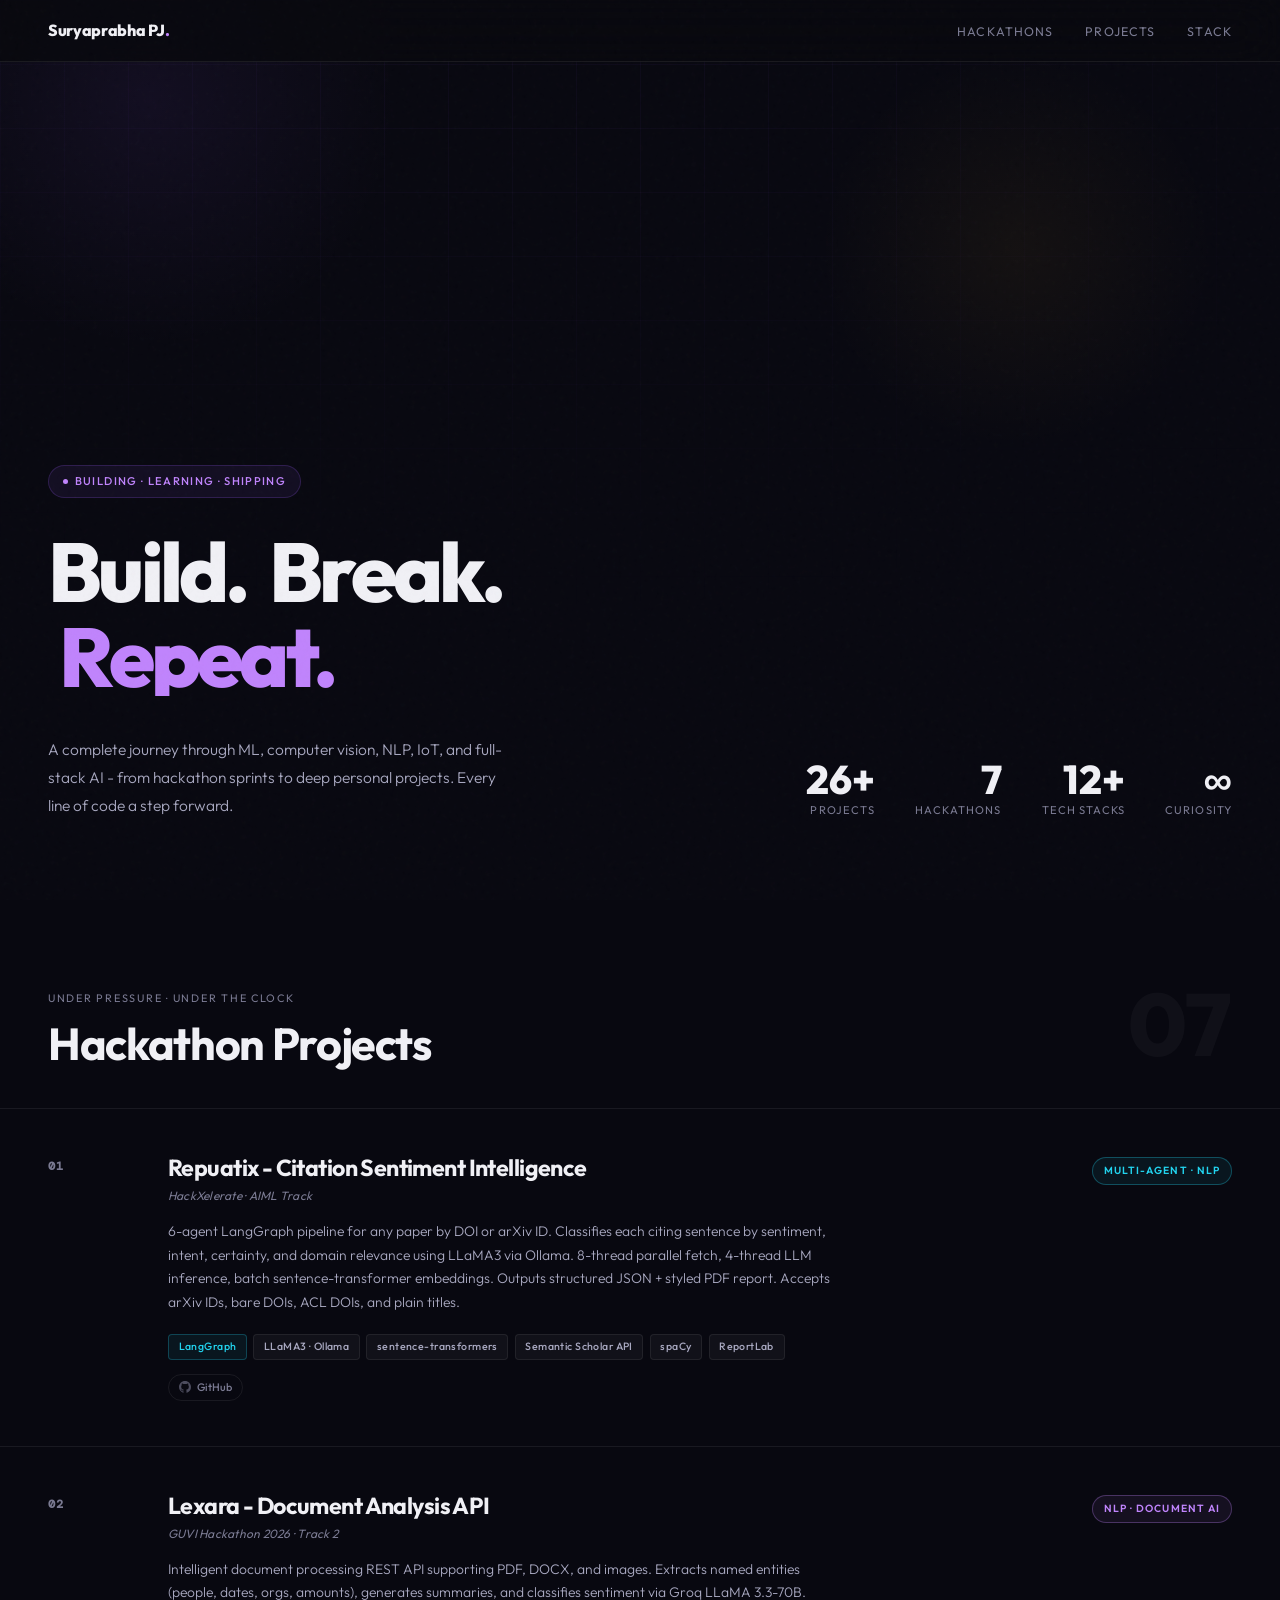
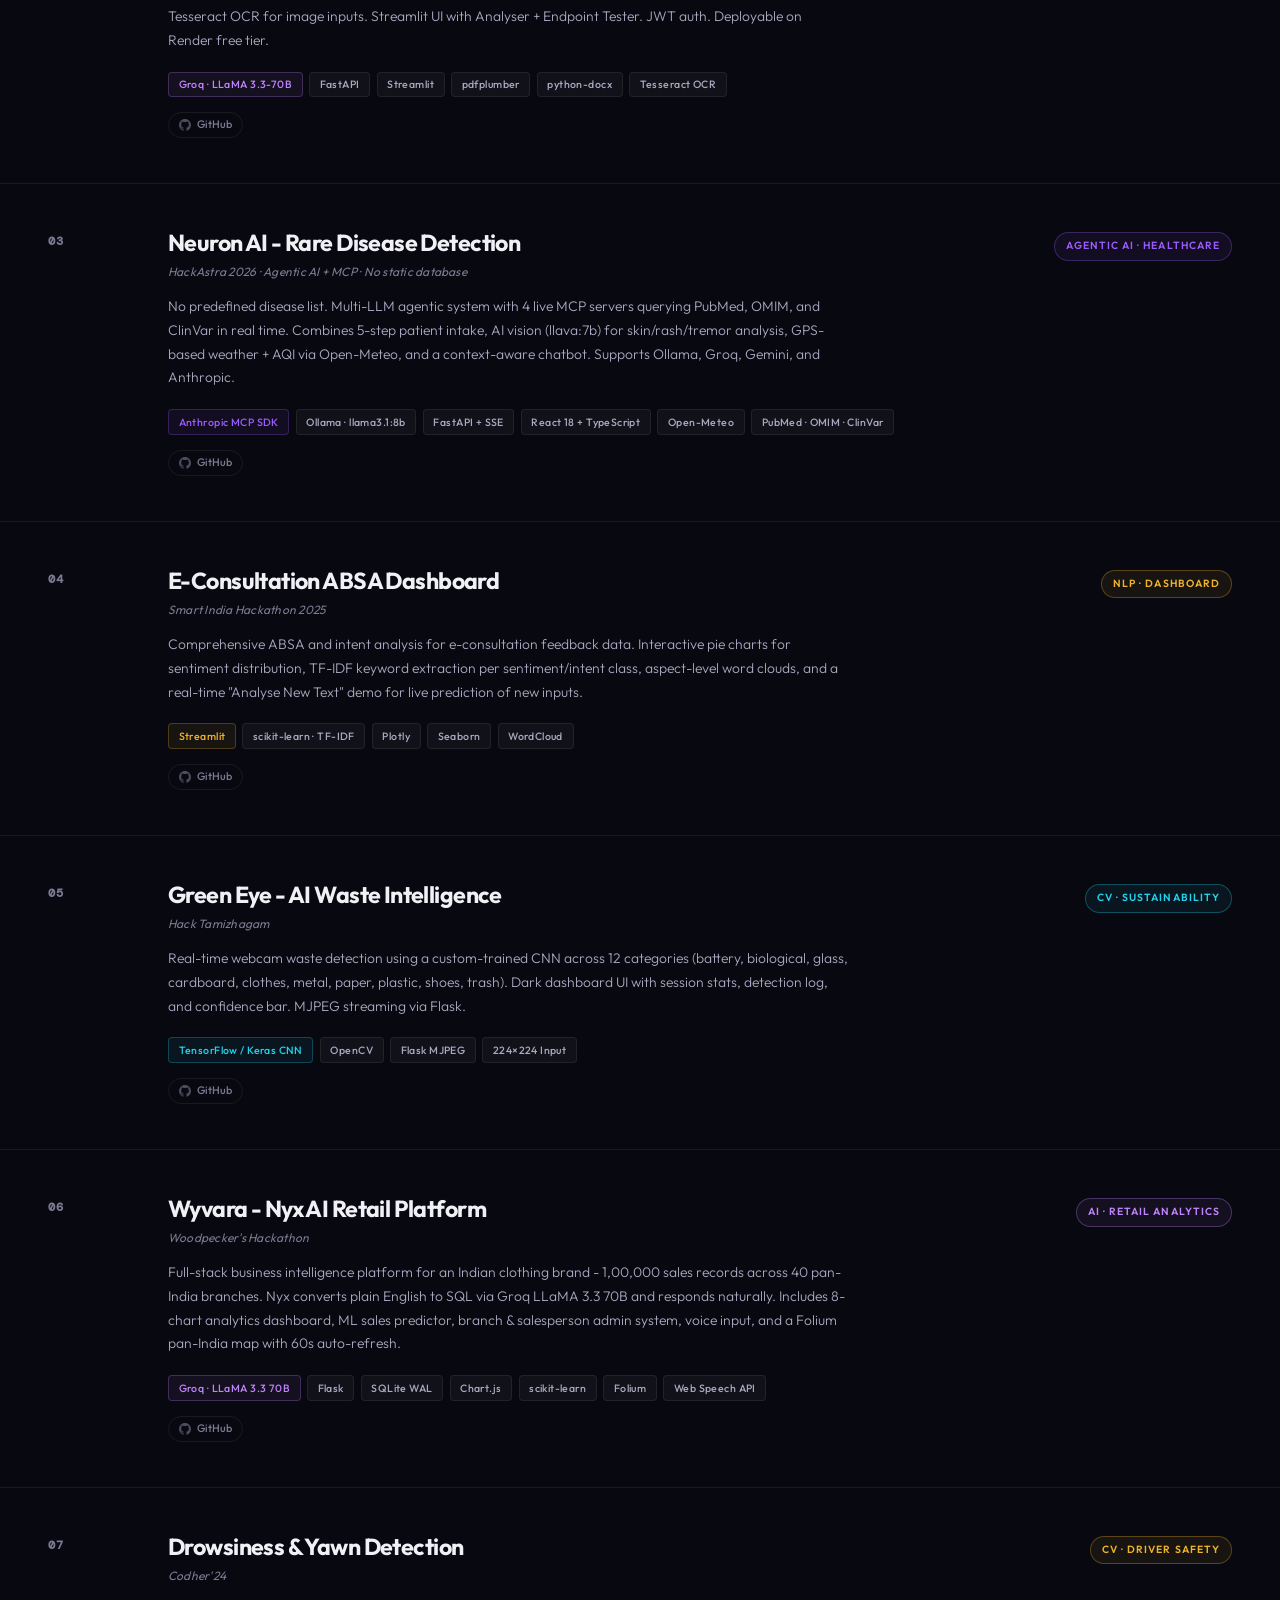
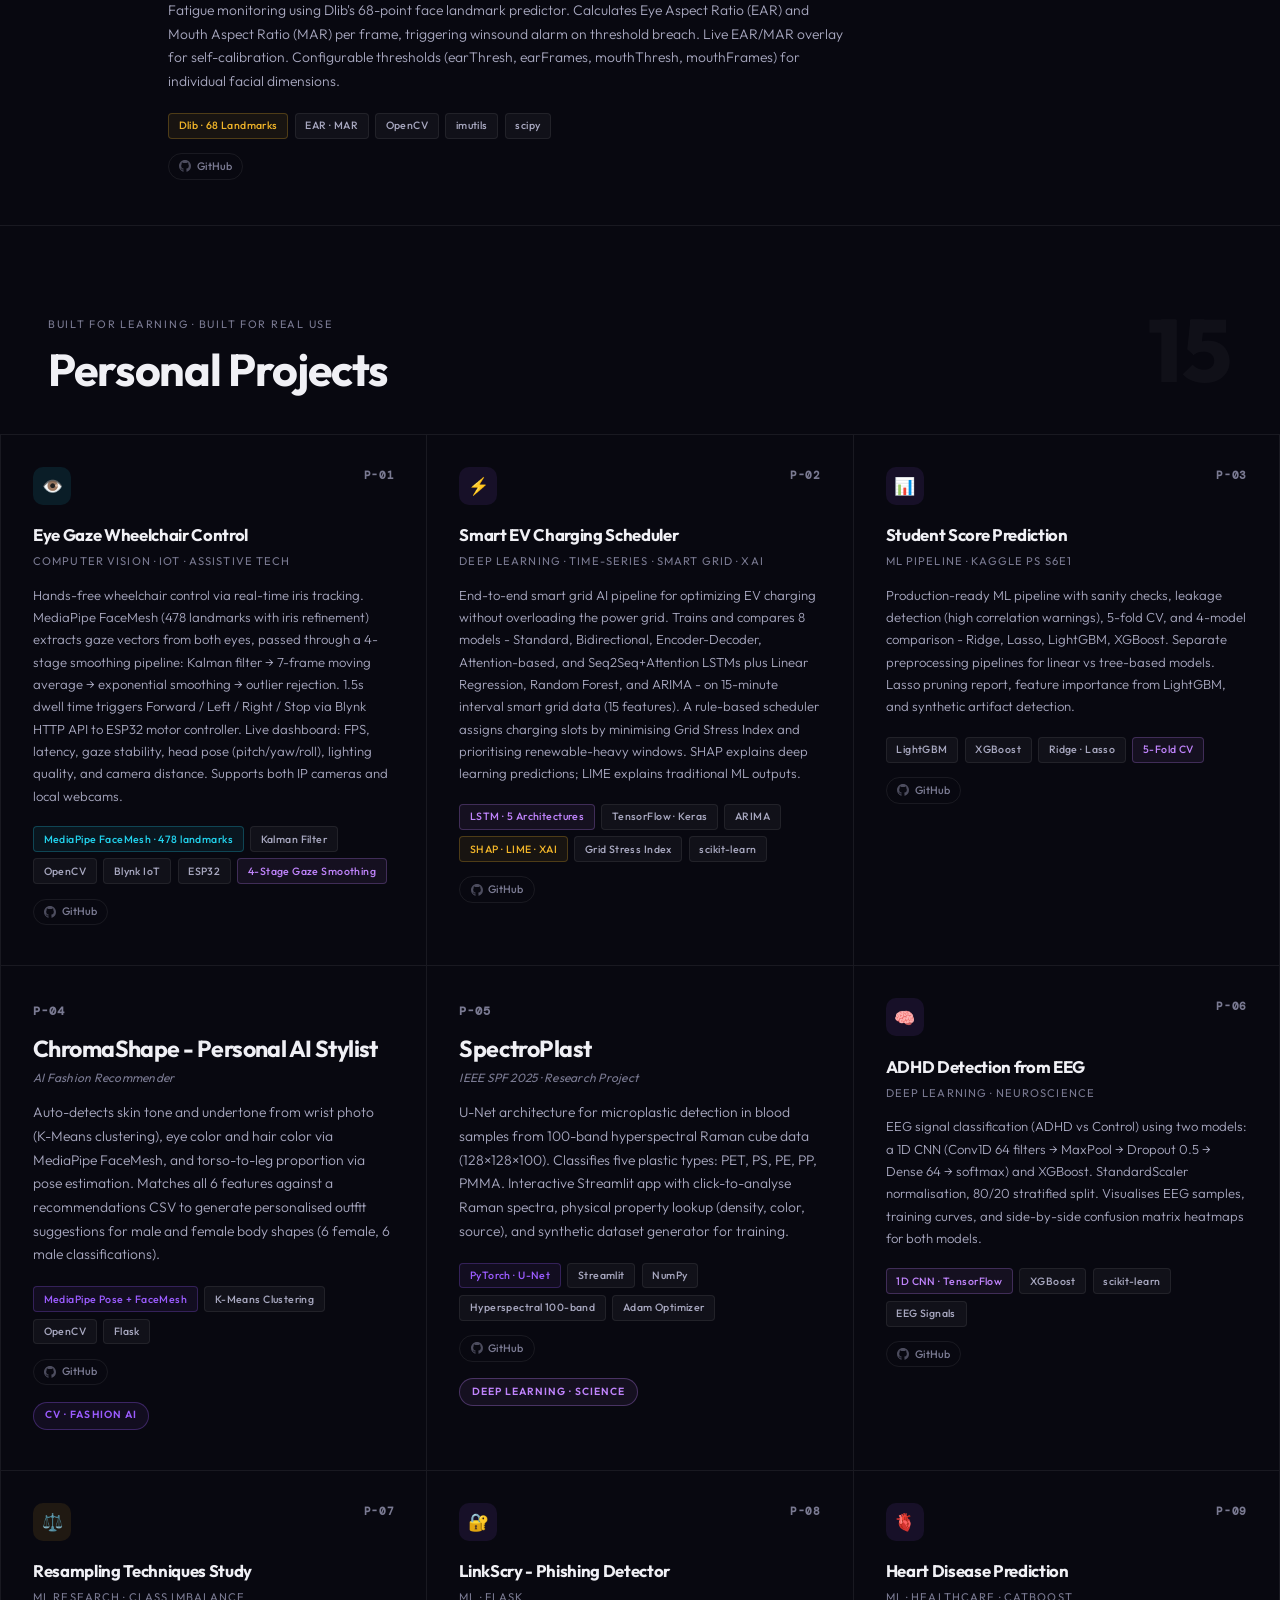
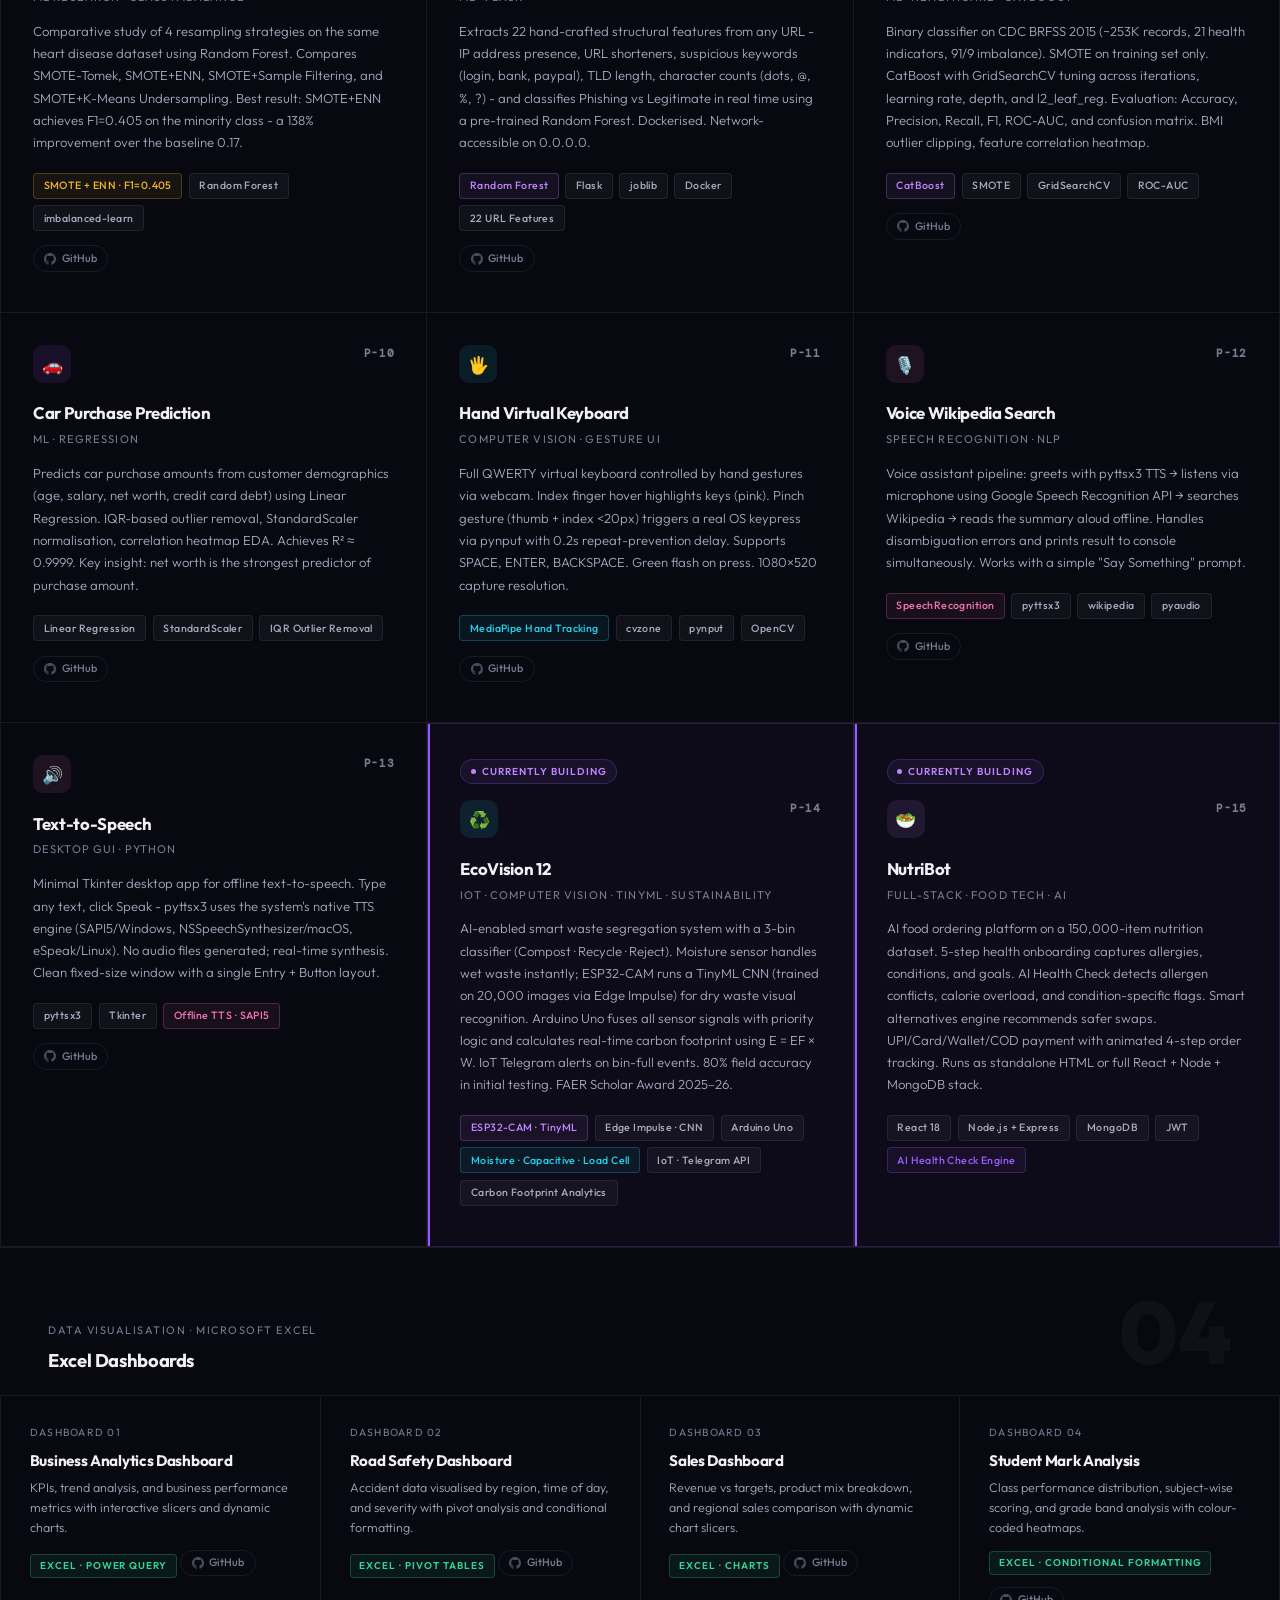
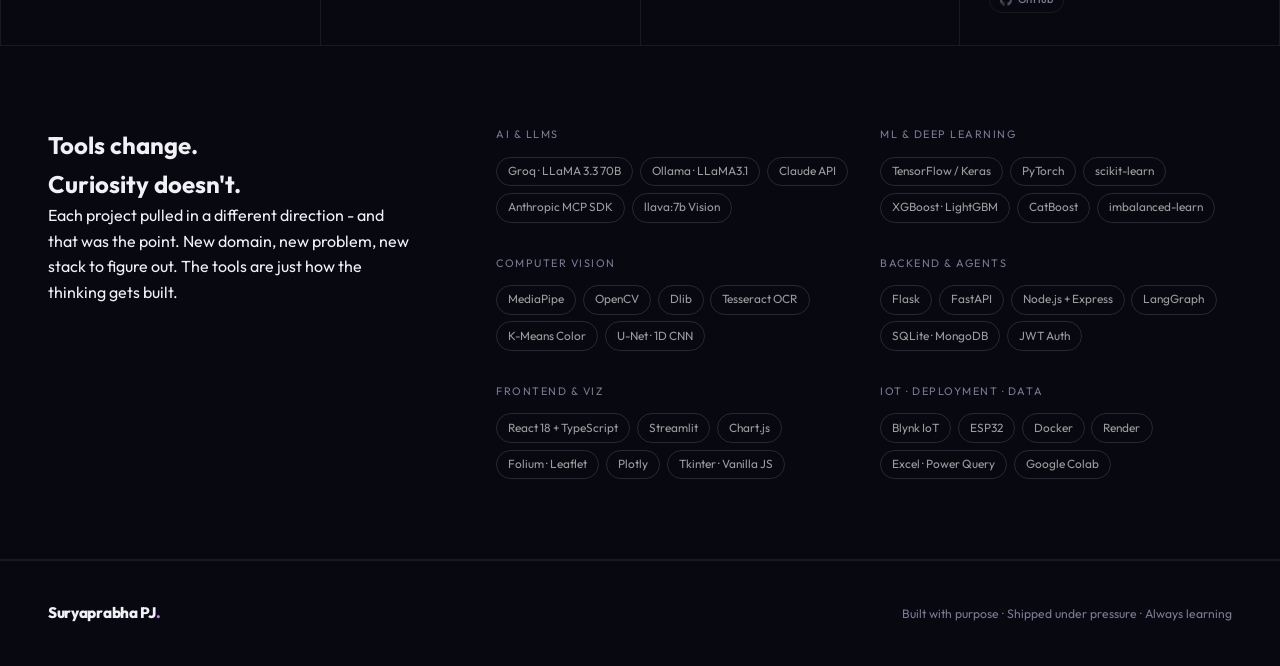
<file: projects.html>
<!DOCTYPE html>
<html lang="en">

<head>
  <meta charset="UTF-8">
  <meta name="viewport" content="width=device-width, initial-scale=1.0">
  <title>Projects Journey</title>
  <link href="https://fonts.googleapis.com/css2?family=Outfit:wght@300;400;500;600;700;800;900&family=DM+Mono:ital,wght@0,300;0,400;0,500;1,300&display=swap" rel="stylesheet">
  <style>
    *,
    *::before,
    *::after {
      box-sizing: border-box;
      margin: 0;
      padding: 0;
    }

    :root {
      --bg: #080810;
      --bg2: #0e0e1a;
      --surface: #181826;
      --surface2: #1f1f30;
      --border: rgba(255, 255, 255, 0.07);
      --border2: rgba(255, 255, 255, 0.13);
      --text: #f0f0f5;
      --muted: #7a7a92;
      --muted2: #a8a8c0;
      --violet: #9b5cff;
      --violet2: #c084fc;
      --gold: #f0b429;
      --gold2: #ffd166;
      --cyan: #22d3ee;
      --pink: #f472b6;
      --green: #34d399;
      /* legacy aliases so existing classes still work */
      --lime: #c084fc;
      --orange: #f0b429;
      --purple: #9b5cff;
      --teal: #34d399;
      --font-display: 'Outfit', sans-serif;
      --font-mono: 'DM Mono', monospace;
      --radius: 14px;
      --radius-sm: 8px;
      --glow-v: 0 0 40px rgba(155,92,255,0.25);
    }

    html {
      scroll-behavior: smooth;
    }

    body {
      font-family: 'Outfit', sans-serif;
      background: var(--bg);
      color: var(--text);
      line-height: 1.6;
      overflow-x: hidden;
    }

    body::after {
      content: '';
      position: fixed;
      inset: 0;
      background-image: url("data:image/svg+xml,%3Csvg viewBox='0 0 200 200' xmlns='http://www.w3.org/2000/svg'%3E%3Cfilter id='n'%3E%3CfeTurbulence type='fractalNoise' baseFrequency='0.85' numOctaves='4' stitchTiles='stitch'/%3E%3C/filter%3E%3Crect width='100%25' height='100%25' filter='url(%23n)' opacity='0.04'/%3E%3C/svg%3E");
      pointer-events: none;
      z-index: 999;
      opacity: 0.5;
    }

    nav {
      position: fixed;
      top: 0;
      left: 0;
      right: 0;
      z-index: 100;
      padding: 1.1rem 3rem;
      display: flex;
      align-items: center;
      justify-content: space-between;
      border-bottom: 1px solid var(--border);
      background: rgba(9, 9, 14, 0.88);
      backdrop-filter: blur(24px);
    }

    .nav-logo {
      font-family: 'Outfit', sans-serif;
      font-weight: 800;
      font-size: 1rem;
      color: var(--text);
      text-decoration: none;
      letter-spacing: -0.02em;
    }

    .nav-logo span {
      color: var(--violet2);
    }

    .nav-links {
      display: flex;
      gap: 2rem;
      list-style: none;
    }

    .nav-links a {
      font-size: 0.78rem;
      font-weight: 400;
      color: var(--muted);
      text-decoration: none;
      letter-spacing: 0.09em;
      text-transform: uppercase;
      transition: color 0.2s;
    }

    .nav-links a:hover {
      color: var(--text);
    }

    /* HERO */
    .hero {
      min-height: 100vh;
      display: flex;
      flex-direction: column;
      justify-content: flex-end;
      padding: 9rem 3rem 5rem;
      position: relative;
      overflow: hidden;
    }

    .hero-bg-grid {
      position: absolute;
      inset: 0;
      background-image:
        linear-gradient(rgba(155, 92, 255, 0.04) 1px, transparent 1px),
        linear-gradient(90deg, rgba(155, 92, 255, 0.04) 1px, transparent 1px);
      background-size: 64px 64px;
      mask-image: radial-gradient(ellipse 90% 70% at 40% 0%, black 20%, transparent 100%);
    }

    .hero-orb {
      position: absolute;
      border-radius: 50%;
      pointer-events: none;
    }

    .hero-orb-1 {
      width: 500px;
      height: 500px;
      top: -150px;
      left: -100px;
      background: radial-gradient(circle, rgba(155, 92, 255, 0.07) 0%, transparent 70%);
    }

    .hero-orb-2 {
      width: 400px;
      height: 400px;
      top: 50px;
      right: 5%;
      background: radial-gradient(circle, rgba(240, 180, 41, 0.05) 0%, transparent 70%);
    }

    .live-dot {
      display: inline-flex;
      align-items: center;
      gap: 0.45rem;
      background: rgba(155, 92, 255, 0.08);
      border: 1px solid rgba(155, 92, 255, 0.2);
      color: var(--violet2);
      font-size: 0.7rem;
      font-weight: 500;
      letter-spacing: 0.12em;
      text-transform: uppercase;
      padding: 0.38rem 0.85rem;
      border-radius: 100px;
      margin-bottom: 2.2rem;
      width: fit-content;
    }

    .live-dot::before {
      content: '';
      width: 5px;
      height: 5px;
      border-radius: 50%;
      background: var(--violet2);
      animation: blink 2s infinite;
    }

    @keyframes blink {

      0%,
      100% {
        opacity: 1;
      }

      50% {
        opacity: 0.25;
      }
    }

    .hero h1 {
      font-family: 'Outfit', sans-serif;
      font-size: clamp(2.5rem, 6.5vw, 5.5rem);
      font-weight: 800;
      line-height: 0.93;
      letter-spacing: -0.045em;
      margin-bottom: 2rem;
      position: relative;
    }

    .hero h1 .word {
      display: inline-block;
      overflow: hidden;
    }

    .hero h1 .word span {
      display: inline-block;
      animation: wordUp 0.85s cubic-bezier(0.16, 1, 0.3, 1) forwards;
      opacity: 0;
      transform: translateY(110%);
    }

    .hero h1 .w1 span {
      animation-delay: 0.05s;
    }

    .hero h1 .w2 span {
      animation-delay: 0.15s;
    }

    .hero h1 .w3 span {
      animation-delay: 0.25s;
    }

    .hero h1 .w4 span {
      animation-delay: 0.35s;
    }

    @keyframes wordUp {
      to {
        opacity: 1;
        transform: translateY(0);
      }
    }

    .hero h1 .accent {
      color: var(--lime);
    }

    .hero-row {
      display: flex;
      align-items: flex-end;
      justify-content: space-between;
      gap: 3rem;
      animation: fadeUp 0.9s 0.6s both;
    }

    @keyframes fadeUp {
      from {
        opacity: 0;
        transform: translateY(20px);
      }

      to {
        opacity: 1;
        transform: translateY(0);
      }
    }

    .hero-sub {
      max-width: 460px;
      color: var(--muted2);
      font-size: 0.97rem;
      font-weight: 300;
      line-height: 1.8;
    }

    .hero-stats {
      display: flex;
      gap: 2.5rem;
      flex-shrink: 0;
    }

    .stat {
      display: flex;
      flex-direction: column;
      align-items: flex-end;
      gap: 0.2rem;
    }

    .stat-n {
      font-family: 'Outfit', sans-serif;
      font-size: 2.5rem;
      font-weight: 800;
      line-height: 1;
      color: var(--text);
    }

    .stat-l {
      font-size: 0.7rem;
      color: var(--muted);
      text-transform: uppercase;
      letter-spacing: 0.1em;
    }

    /* SECTION HEADERS */
    .section-head {
      padding: 5rem 3rem 2.5rem;
      display: flex;
      align-items: flex-end;
      justify-content: space-between;
      border-bottom: 1px solid var(--border);
    }

    .section-eyebrow {
      font-size: 0.68rem;
      text-transform: uppercase;
      letter-spacing: 0.16em;
      color: var(--muted);
      margin-bottom: 0.7rem;
    }

    .section-h {
      font-family: 'Outfit', sans-serif;
      font-size: clamp(1.9rem, 3.5vw, 3rem);
      font-weight: 700;
      letter-spacing: -0.03em;
      line-height: 1.1;
    }

    .section-num {
      font-family: 'Outfit', sans-serif;
      font-size: 5.5rem;
      font-weight: 800;
      color: rgba(255, 255, 255, 0.035);
      line-height: 1;
      user-select: none;
    }

    /* HACKATHON LIST */
    .hack-item {
      display: grid;
      grid-template-columns: 80px 1fr auto;
      gap: 0 2.5rem;
      align-items: start;
      padding: 2.8rem 3rem;
      border-bottom: 1px solid var(--border);
      transition: background 0.25s;
      position: relative;
      overflow: hidden;
    }

    .hack-item::before {
      content: '';
      position: absolute;
      left: 0;
      top: 0;
      bottom: 0;
      width: 2px;
      opacity: 0;
      transition: opacity 0.3s;
    }

    .hack-item.hl::before {
      background: var(--lime);
    }

    .hack-item.hc::before {
      background: var(--cyan);
    }

    .hack-item.ho::before {
      background: var(--orange);
    }

    .hack-item.hp::before {
      background: var(--purple);
    }

    .hack-item.hk::before {
      background: var(--pink);
    }

    .hack-item:hover {
      background: var(--surface);
    }

    .hack-item:hover::before {
      opacity: 1;
    }

    .hack-num {
      font-family: 'DM Mono', monospace;
      font-size: 0.75rem;
      font-weight: 600;
      color: var(--muted);
      letter-spacing: 0.08em;
      padding-top: 0.2rem;
    }

    .hack-name {
      font-family: 'Outfit', sans-serif;
      font-size: 1.45rem;
      font-weight: 700;
      letter-spacing: -0.025em;
      margin-bottom: 0.3rem;
      line-height: 1.2;
    }

    .hack-event {
      font-size: 0.75rem;
      color: var(--muted);
      font-style: italic;
      margin-bottom: 0.9rem;
      letter-spacing: 0.02em;
    }

    .hack-desc {
      font-size: 0.87rem;
      color: var(--muted2);
      font-weight: 300;
      line-height: 1.7;
      max-width: 680px;
      margin-bottom: 1.2rem;
    }

    .tag-row {
      display: flex;
      flex-wrap: wrap;
      gap: 0.4rem;
    }

    .tag {
      font-size: 0.66rem;
      font-weight: 500;
      padding: 0.22rem 0.6rem;
      border-radius: 4px;
      background: rgba(255, 255, 255, 0.04);
      color: var(--muted2);
      border: 1px solid var(--border);
      letter-spacing: 0.04em;
      white-space: nowrap;
    }

    .tag.lime {
      color: var(--violet2);
      border-color: rgba(192, 132, 252, 0.25);
      background: rgba(192, 132, 252, 0.07);
    }

    .tag.cyan {
      color: var(--cyan);
      border-color: rgba(34, 211, 238, 0.25);
      background: rgba(34, 211, 238, 0.07);
    }

    .tag.orange {
      color: var(--gold);
      border-color: rgba(240, 180, 41, 0.25);
      background: rgba(240, 180, 41, 0.07);
    }

    .tag.purple {
      color: var(--violet);
      border-color: rgba(155, 92, 255, 0.25);
      background: rgba(155, 92, 255, 0.07);
    }

    .tag.pink {
      color: var(--pink);
      border-color: rgba(244, 114, 182, 0.25);
      background: rgba(244, 114, 182, 0.07);
    }

    .hack-side {
      display: flex;
      flex-direction: column;
      align-items: flex-end;
      gap: 1rem;
      padding-top: 0.2rem;
      min-width: 160px;
    }

    .domain-badge {
      font-size: 0.65rem;
      font-weight: 600;
      letter-spacing: 0.1em;
      text-transform: uppercase;
      padding: 0.3rem 0.7rem;
      border-radius: 100px;
      border: 1px solid;
      white-space: nowrap;
    }

    .db-lime {
      color: var(--violet2);
      border-color: rgba(192, 132, 252, 0.3);
      background: rgba(192, 132, 252, 0.07);
    }

    .db-cyan {
      color: var(--cyan);
      border-color: rgba(34, 211, 238, 0.3);
      background: rgba(34, 211, 238, 0.07);
    }

    .db-orange {
      color: var(--gold);
      border-color: rgba(240, 180, 41, 0.3);
      background: rgba(240, 180, 41, 0.07);
    }

    .db-purple {
      color: var(--violet);
      border-color: rgba(155, 92, 255, 0.3);
      background: rgba(155, 92, 255, 0.07);
    }

    .db-pink {
      color: var(--pink);
      border-color: rgba(244, 114, 182, 0.3);
      background: rgba(244, 114, 182, 0.07);
    }

    .db-teal {
      color: var(--green);
      border-color: rgba(52, 211, 153, 0.3);
      background: rgba(52, 211, 153, 0.07);
    }

    /* PERSONAL PROJECT GRID */
    .proj-grid {
      display: grid;
      grid-template-columns: repeat(3, 1fr);
      border-left: 1px solid var(--border);
    }

    /* Fix: hack-item cards inside proj-grid must behave like proj-card */
    .proj-grid .hack-item {
      display: flex;
      flex-direction: column;
      border-right: 1px solid var(--border);
      border-bottom: 1px solid var(--border);
      border-left: none;
      padding: 2rem 2rem 2.5rem;
      gap: 0;
    }

    .proj-grid .hack-item .hack-num {
      margin-bottom: 0.9rem;
    }

    .proj-grid .hack-item .hack-side {
      display: flex;
      flex-direction: row;
      align-items: flex-start;
      justify-content: flex-start;
      min-width: unset;
      padding-top: 1rem;
    }

    .proj-card {
      border-right: 1px solid var(--border);
      border-bottom: 1px solid var(--border);
      padding: 2rem 2rem 2.5rem;
      position: relative;
      transition: background 0.25s;
    }

    /* Currently building card */
    .proj-card.building {
      border: 1px solid rgba(155, 92, 255, 0.2);
      background: rgba(155, 92, 255, 0.03);
      position: relative;
    }

    .proj-card.building::before {
      content: '';
      position: absolute;
      left: 0;
      top: 0;
      bottom: 0;
      width: 2px;
      background: var(--violet);
    }

    .building-badge {
      display: inline-flex;
      align-items: center;
      gap: 0.35rem;
      font-size: 0.63rem;
      font-weight: 600;
      letter-spacing: 0.1em;
      text-transform: uppercase;
      color: var(--violet2);
      background: rgba(155, 92, 255, 0.08);
      border: 1px solid rgba(155, 92, 255, 0.25);
      padding: 0.22rem 0.6rem;
      border-radius: 100px;
      margin-bottom: 1rem;
      width: fit-content;
    }

    .building-badge::before {
      content: '';
      width: 5px;
      height: 5px;
      border-radius: 50%;
      background: var(--violet2);
      animation: blink 2s infinite;
    }

    .proj-github {
      display: inline-flex;
      align-items: center;
      gap: 0.35rem;
      font-size: 0.68rem;
      font-weight: 500;
      color: var(--muted);
      text-decoration: none;
      border: 1px solid var(--border);
      border-radius: 100px;
      padding: 0.22rem 0.65rem;
      margin-top: 0.9rem;
      transition: color 0.2s, border-color 0.2s;
      width: fit-content;
    }

    .proj-github:hover {
      color: var(--text);
      border-color: var(--border2);
    }

    .proj-github svg {
      flex-shrink: 0;
      opacity: 0.6;
    }

    .proj-github:hover svg {
      opacity: 1;
    }

    /* GitHub link inside hack-item cards in proj-grid */
    .proj-grid .hack-item .proj-github {
      margin-top: 0.9rem;
    }

    .proj-card:hover {
      background: var(--surface);
    }

    .proj-card-top {
      display: flex;
      align-items: flex-start;
      justify-content: space-between;
      margin-bottom: 1.2rem;
    }

    .proj-icon {
      width: 38px;
      height: 38px;
      border-radius: 10px;
      display: flex;
      align-items: center;
      justify-content: center;
      font-size: 17px;
      flex-shrink: 0;
    }

    .icon-ml {
      background: rgba(155, 92, 255, 0.1);
    }

    .icon-cv {
      background: rgba(34, 211, 238, 0.1);
    }

    .icon-web {
      background: rgba(192, 132, 252, 0.1);
    }

    .icon-data {
      background: rgba(240, 180, 41, 0.1);
    }

    .icon-nlp {
      background: rgba(244, 114, 182, 0.1);
    }

    .proj-idx {
      font-family: 'DM Mono', monospace;
      font-size: 0.7rem;
      font-weight: 600;
      color: var(--muted);
      letter-spacing: 0.06em;
    }

    .proj-name {
      font-family: 'Outfit', sans-serif;
      font-size: 1.05rem;
      font-weight: 700;
      letter-spacing: -0.02em;
      margin-bottom: 0.5rem;
      line-height: 1.25;
    }

    .proj-type {
      font-size: 0.7rem;
      color: var(--muted);
      text-transform: uppercase;
      letter-spacing: 0.1em;
      margin-bottom: 0.8rem;
    }

    .proj-desc {
      font-size: 0.82rem;
      color: var(--muted2);
      font-weight: 300;
      line-height: 1.7;
      margin-bottom: 1.2rem;
    }

    /* EXCEL DASHBOARDS */
    .excel-row {
      display: grid;
      grid-template-columns: repeat(4, 1fr);
      border-left: 1px solid var(--border);
      border-bottom: 1px solid var(--border);
    }

    .excel-card {
      border-right: 1px solid var(--border);
      padding: 1.8rem 1.8rem 2rem;
      transition: background 0.25s;
    }

    .excel-card:hover {
      background: var(--surface);
    }

    .excel-label {
      font-size: 0.65rem;
      text-transform: uppercase;
      letter-spacing: 0.12em;
      color: var(--muted);
      margin-bottom: 0.6rem;
    }

    .excel-name {
      font-family: 'Outfit', sans-serif;
      font-size: 0.95rem;
      font-weight: 700;
      letter-spacing: -0.02em;
      line-height: 1.3;
      margin-bottom: 0.5rem;
    }

    .excel-note {
      font-size: 0.78rem;
      color: var(--muted2);
      font-weight: 300;
      line-height: 1.6;
    }

    .excel-tag {
      display: inline-block;
      margin-top: 0.8rem;
      font-size: 0.62rem;
      font-weight: 600;
      letter-spacing: 0.1em;
      text-transform: uppercase;
      color: var(--green);
      background: rgba(52, 211, 153, 0.08);
      border: 1px solid rgba(52, 211, 153, 0.25);
      padding: 0.2rem 0.55rem;
      border-radius: 4px;
    }

    /* STACK */
    .stack-section {
      padding: 5rem 3rem;
      display: grid;
      grid-template-columns: 1fr 2fr;
      gap: 5rem;
      border-bottom: 1px solid var(--border);
    }

    .stack-quote {
      border-left: 2px solid var(--violet);
      padding-left: 1.5rem;
      margin: 0;
    }

    .stack-quote p {
      font-family: 'Outfit', sans-serif;
      font-size: 0.97rem;
      font-style: italic;
      font-weight: 300;
      color: var(--muted2);
      line-height: 1.85;
      margin-bottom: 1rem;
    }

    .stack-quote cite {
      font-family: 'DM Mono', monospace;
      font-size: 0.7rem;
      font-style: normal;
      font-weight: 700;
      letter-spacing: 0.12em;
      text-transform: uppercase;
      color: var(--violet2);
    }

    .stack-grid {
      display: grid;
      grid-template-columns: 1fr 1fr;
      gap: 2rem;
    }

    .stack-group-label {
      font-size: 0.68rem;
      text-transform: uppercase;
      letter-spacing: 0.14em;
      color: var(--muted);
      margin-bottom: 0.8rem;
    }

    .pill-row {
      display: flex;
      flex-wrap: wrap;
      gap: 0.4rem;
    }

    .pill {
      font-size: 0.74rem;
      padding: 0.28rem 0.7rem;
      border: 1px solid var(--border2);
      border-radius: 100px;
      color: rgba(237, 237, 234, 0.65);
      font-weight: 400;
    }

    footer {
      padding: 2.5rem 3rem;
      display: flex;
      align-items: center;
      justify-content: space-between;
      border-top: 1px solid var(--border);
    }

    .footer-logo {
      font-family: 'Outfit', sans-serif;
      font-weight: 800;
      font-size: 0.95rem;
      color: var(--text);
      letter-spacing: -0.02em;
    }

    .footer-logo span {
      color: var(--violet2);
    }

    .footer-note {
      font-size: 0.76rem;
      color: var(--muted);
    }

    @media (max-width: 900px) {
      nav {
        padding: 1rem 1.5rem;
      }

      .nav-links {
        display: none;
      }

      .hero {
        padding: 7rem 1.5rem 4rem;
      }

      .hero-row {
        flex-direction: column;
        align-items: flex-start;
        gap: 2rem;
      }

      .hero-stats {
        flex-wrap: wrap;
        gap: 1.5rem;
      }

      .stat {
        align-items: flex-start;
      }

      .section-head {
        padding: 3rem 1.5rem 2rem;
      }

      .hack-item {
        grid-template-columns: 50px 1fr;
        padding: 2rem 1.5rem;
        gap: 0 1.2rem;
      }

      .hack-side {
        display: none;
      }

      .proj-grid {
        grid-template-columns: 1fr 1fr;
        border-left: none;
      }

      .excel-row {
        grid-template-columns: 1fr 1fr;
        border-left: none;
      }

      .stack-section {
        grid-template-columns: 1fr;
        padding: 3rem 1.5rem;
        gap: 2.5rem;
      }

      .stack-grid {
        grid-template-columns: 1fr;
      }

      footer {
        flex-direction: column;
        gap: 1rem;
        padding: 2rem 1.5rem;
        text-align: center;
      }
    }

    @media (max-width: 580px) {
      .proj-grid {
        grid-template-columns: 1fr;
      }

      .excel-row {
        grid-template-columns: 1fr;
      }

      .hero h1 {
        font-size: 3rem;
      }
    }
  </style>
</head>

<body>

  <nav>
    <a href="#" class="nav-logo">Suryaprabha PJ<span>.</span></a>
    <ul class="nav-links">
      <li><a href="#hackathon">Hackathons</a></li>
      <li><a href="#personal">Projects</a></li>
      <li><a href="#stack">Stack</a></li>
    </ul>
  </nav>

  <!-- HERO -->
  <section class="hero">
    <div class="hero-bg-grid"></div>
    <div class="hero-orb hero-orb-1"></div>
    <div class="hero-orb hero-orb-2"></div>

    <div class="live-dot">Building · Learning · Shipping</div>

    <h1>
      <span class="word w1"><span>Build.</span></span>&nbsp;
      <span class="word w2"><span>Break.</span></span><br>
      <span class="word w3"><span></span></span>
      <span class="word w4"><span class="accent">Repeat.</span></span>
    </h1>

    <div class="hero-row">
      <p class="hero-sub">A complete journey through ML, computer vision, NLP, IoT, and full-stack AI - from hackathon
        sprints to deep personal projects. Every line of code a step forward.</p>
      <div class="hero-stats">
        <div class="stat"><span class="stat-n">26+</span><span class="stat-l">Projects</span></div>
        <div class="stat"><span class="stat-n">7</span><span class="stat-l">Hackathons</span></div>
        <div class="stat"><span class="stat-n">12+</span><span class="stat-l">Tech Stacks</span></div>
        <div class="stat"><span class="stat-n">∞</span><span class="stat-l">Curiosity</span></div>
      </div>
    </div>
  </section>

  <!-- HACKATHON PROJECTS -->
  <section id="hackathon">
    <div class="section-head">
      <div>
        <p class="section-eyebrow">Under pressure · Under the clock</p>
        <h2 class="section-h">Hackathon Projects</h2>
      </div>
      <span class="section-num">07</span>
    </div>


    <div class="hack-item hc">
      <div class="hack-num">01</div>
      <div class="hack-body">
        <h3 class="hack-name">Repuatix - Citation Sentiment Intelligence</h3>
        <p class="hack-event">HackXelerate · AIML Track</p>
        <p class="hack-desc">6-agent LangGraph pipeline for any paper by DOI or arXiv ID. Classifies each citing
          sentence by sentiment, intent, certainty, and domain relevance using LLaMA3 via Ollama. 8-thread parallel
          fetch, 4-thread LLM inference, batch sentence-transformer embeddings. Outputs structured JSON + styled PDF
          report. Accepts arXiv IDs, bare DOIs, ACL DOIs, and plain titles.</p>
        <div class="tag-row">
          <span class="tag cyan">LangGraph</span>
          <span class="tag">LLaMA3 · Ollama</span><span class="tag">sentence-transformers</span>
          <span class="tag">Semantic Scholar API</span><span class="tag">spaCy</span><span class="tag">ReportLab</span>
        </div>
        <a href="https://github.com/Suryaprabha19/Repuatix" target="_blank" class="proj-github">
          <svg width="12" height="12" viewBox="0 0 24 24" fill="currentColor">
            <path
              d="M12 0C5.37 0 0 5.37 0 12c0 5.31 3.435 9.795 8.205 11.385.6.105.825-.255.825-.57 0-.285-.015-1.23-.015-2.235-3.015.555-3.795-.735-4.035-1.41-.135-.345-.72-1.41-1.23-1.695-.42-.225-1.02-.78-.015-.795.945-.015 1.62.87 1.845 1.23 1.08 1.815 2.805 1.305 3.495.99.105-.78.42-1.305.765-1.605-2.67-.3-5.46-1.335-5.46-5.925 0-1.305.465-2.385 1.23-3.225-.12-.3-.54-1.53.12-3.18 0 0 1.005-.315 3.3 1.23.96-.27 1.98-.405 3-.405s2.04.135 3 .405c2.295-1.56 3.3-1.23 3.3-1.23.66 1.65.24 2.88.12 3.18.765.84 1.23 1.905 1.23 3.225 0 4.605-2.805 5.625-5.475 5.925.435.375.81 1.095.81 2.22 0 1.605-.015 2.895-.015 3.3 0 .315.225.69.825.57A12.02 12.02 0 0024 12c0-6.63-5.37-12-12-12z" />
          </svg>
          GitHub
        </a>
      </div>
      <div class="hack-side"><span class="domain-badge db-cyan">Multi-Agent · NLP</span></div>
    </div>

    <div class="hack-item hl">
      <div class="hack-num">02</div>
      <div class="hack-body">
        <h3 class="hack-name">Lexara - Document Analysis API</h3>
        <p class="hack-event">GUVI Hackathon 2026 · Track 2</p>
        <p class="hack-desc">Intelligent document processing REST API supporting PDF, DOCX, and images. Extracts named
          entities (people, dates, orgs, amounts), generates summaries, and classifies sentiment via Groq LLaMA 3.3-70B.
          Tesseract OCR for image inputs. Streamlit UI with Analyser + Endpoint Tester. JWT auth. Deployable on Render
          free tier.</p>
        <div class="tag-row">
          <span class="tag lime">Groq · LLaMA 3.3-70B</span>
          <span class="tag">FastAPI</span><span class="tag">Streamlit</span><span class="tag">pdfplumber</span>
          <span class="tag">python-docx</span><span class="tag">Tesseract OCR</span>
        </div>
        <a href="https://github.com/Suryaprabha19/Lexara" target="_blank" class="proj-github">
          <svg width="12" height="12" viewBox="0 0 24 24" fill="currentColor">
            <path
              d="M12 0C5.37 0 0 5.37 0 12c0 5.31 3.435 9.795 8.205 11.385.6.105.825-.255.825-.57 0-.285-.015-1.23-.015-2.235-3.015.555-3.795-.735-4.035-1.41-.135-.345-.72-1.41-1.23-1.695-.42-.225-1.02-.78-.015-.795.945-.015 1.62.87 1.845 1.23 1.08 1.815 2.805 1.305 3.495.99.105-.78.42-1.305.765-1.605-2.67-.3-5.46-1.335-5.46-5.925 0-1.305.465-2.385 1.23-3.225-.12-.3-.54-1.53.12-3.18 0 0 1.005-.315 3.3 1.23.96-.27 1.98-.405 3-.405s2.04.135 3 .405c2.295-1.56 3.3-1.23 3.3-1.23.66 1.65.24 2.88.12 3.18.765.84 1.23 1.905 1.23 3.225 0 4.605-2.805 5.625-5.475 5.925.435.375.81 1.095.81 2.22 0 1.605-.015 2.895-.015 3.3 0 .315.225.69.825.57A12.02 12.02 0 0024 12c0-6.63-5.37-12-12-12z" />
          </svg>
          GitHub
        </a>
      </div>
      <div class="hack-side"><span class="domain-badge db-lime">NLP · Document AI</span></div>
    </div>

    <div class="hack-item hp">
      <div class="hack-num">03</div>
      <div class="hack-body">
        <h3 class="hack-name">Neuron AI - Rare Disease Detection</h3>
        <p class="hack-event">HackAstra 2026 · Agentic AI + MCP · No static database</p>
        <p class="hack-desc">No predefined disease list. Multi-LLM agentic system with 4 live MCP servers querying
          PubMed, OMIM, and ClinVar in real time. Combines 5-step patient intake, AI vision (llava:7b) for
          skin/rash/tremor analysis, GPS-based weather + AQI via Open-Meteo, and a context-aware chatbot. Supports
          Ollama, Groq, Gemini, and Anthropic.</p>
        <div class="tag-row">
          <span class="tag purple">Anthropic MCP SDK</span>
          <span class="tag">Ollama · llama3.1:8b</span><span class="tag">FastAPI + SSE</span>
          <span class="tag">React 18 + TypeScript</span><span class="tag">Open-Meteo</span>
          <span class="tag">PubMed · OMIM · ClinVar</span>
        </div>
        <a href="https://github.com/Suryaprabha19/Neuron-AI" target="_blank" class="proj-github">
          <svg width="12" height="12" viewBox="0 0 24 24" fill="currentColor">
            <path
              d="M12 0C5.37 0 0 5.37 0 12c0 5.31 3.435 9.795 8.205 11.385.6.105.825-.255.825-.57 0-.285-.015-1.23-.015-2.235-3.015.555-3.795-.735-4.035-1.41-.135-.345-.72-1.41-1.23-1.695-.42-.225-1.02-.78-.015-.795.945-.015 1.62.87 1.845 1.23 1.08 1.815 2.805 1.305 3.495.99.105-.78.42-1.305.765-1.605-2.67-.3-5.46-1.335-5.46-5.925 0-1.305.465-2.385 1.23-3.225-.12-.3-.54-1.53.12-3.18 0 0 1.005-.315 3.3 1.23.96-.27 1.98-.405 3-.405s2.04.135 3 .405c2.295-1.56 3.3-1.23 3.3-1.23.66 1.65.24 2.88.12 3.18.765.84 1.23 1.905 1.23 3.225 0 4.605-2.805 5.625-5.475 5.925.435.375.81 1.095.81 2.22 0 1.605-.015 2.895-.015 3.3 0 .315.225.69.825.57A12.02 12.02 0 0024 12c0-6.63-5.37-12-12-12z" />
          </svg>
          GitHub
        </a>
      </div>
      <div class="hack-side"><span class="domain-badge db-purple">Agentic AI · Healthcare</span></div>
    </div>

    <div class="hack-item ho">
      <div class="hack-num">04</div>
      <div class="hack-body">
        <h3 class="hack-name">E-Consultation ABSA Dashboard</h3>
        <p class="hack-event">Smart India Hackathon 2025</p>
        <p class="hack-desc">Comprehensive ABSA and intent analysis for e-consultation feedback data. Interactive pie
          charts for sentiment distribution, TF-IDF keyword extraction per sentiment/intent class, aspect-level word
          clouds, and a real-time "Analyse New Text" demo for live prediction of new inputs.</p>
        <div class="tag-row">
          <span class="tag orange">Streamlit</span>
          <span class="tag">scikit-learn · TF-IDF</span><span class="tag">Plotly</span>
          <span class="tag">Seaborn</span><span class="tag">WordCloud</span>
        </div>
        <a href="https://github.com/Suryaprabha19/Aspect-Based-Sentiment-Analysis" target="_blank" class="proj-github">
          <svg width="12" height="12" viewBox="0 0 24 24" fill="currentColor">
            <path
              d="M12 0C5.37 0 0 5.37 0 12c0 5.31 3.435 9.795 8.205 11.385.6.105.825-.255.825-.57 0-.285-.015-1.23-.015-2.235-3.015.555-3.795-.735-4.035-1.41-.135-.345-.72-1.41-1.23-1.695-.42-.225-1.02-.78-.015-.795.945-.015 1.62.87 1.845 1.23 1.08 1.815 2.805 1.305 3.495.99.105-.78.42-1.305.765-1.605-2.67-.3-5.46-1.335-5.46-5.925 0-1.305.465-2.385 1.23-3.225-.12-.3-.54-1.53.12-3.18 0 0 1.005-.315 3.3 1.23.96-.27 1.98-.405 3-.405s2.04.135 3 .405c2.295-1.56 3.3-1.23 3.3-1.23.66 1.65.24 2.88.12 3.18.765.84 1.23 1.905 1.23 3.225 0 4.605-2.805 5.625-5.475 5.925.435.375.81 1.095.81 2.22 0 1.605-.015 2.895-.015 3.3 0 .315.225.69.825.57A12.02 12.02 0 0024 12c0-6.63-5.37-12-12-12z" />
          </svg>
          GitHub
        </a>
      </div>
      <div class="hack-side"><span class="domain-badge db-orange">NLP · Dashboard</span></div>
    </div>


    <div class="hack-item hc">
      <div class="hack-num">05</div>
      <div class="hack-body">
        <h3 class="hack-name">Green Eye - AI Waste Intelligence</h3>
        <p class="hack-event">Hack Tamizhagam</p>
        <p class="hack-desc">Real-time webcam waste detection using a custom-trained CNN across 12 categories (battery,
          biological, glass, cardboard, clothes, metal, paper, plastic, shoes, trash). Dark dashboard UI with session
          stats, detection log, and confidence bar. MJPEG streaming via Flask.</p>
        <div class="tag-row">
          <span class="tag cyan">TensorFlow / Keras CNN</span>
          <span class="tag">OpenCV</span><span class="tag">Flask MJPEG</span><span class="tag">224×224 Input</span>
        </div>
        <a href="https://github.com/Suryaprabha19/waste-sorting-web-app" target="_blank" class="proj-github">
          <svg width="12" height="12" viewBox="0 0 24 24" fill="currentColor">
            <path
              d="M12 0C5.37 0 0 5.37 0 12c0 5.31 3.435 9.795 8.205 11.385.6.105.825-.255.825-.57 0-.285-.015-1.23-.015-2.235-3.015.555-3.795-.735-4.035-1.41-.135-.345-.72-1.41-1.23-1.695-.42-.225-1.02-.78-.015-.795.945-.015 1.62.87 1.845 1.23 1.08 1.815 2.805 1.305 3.495.99.105-.78.42-1.305.765-1.605-2.67-.3-5.46-1.335-5.46-5.925 0-1.305.465-2.385 1.23-3.225-.12-.3-.54-1.53.12-3.18 0 0 1.005-.315 3.3 1.23.96-.27 1.98-.405 3-.405s2.04.135 3 .405c2.295-1.56 3.3-1.23 3.3-1.23.66 1.65.24 2.88.12 3.18.765.84 1.23 1.905 1.23 3.225 0 4.605-2.805 5.625-5.475 5.925.435.375.81 1.095.81 2.22 0 1.605-.015 2.895-.015 3.3 0 .315.225.69.825.57A12.02 12.02 0 0024 12c0-6.63-5.37-12-12-12z" />
          </svg>
          GitHub
        </a>
      </div>
      <div class="hack-side"><span class="domain-badge db-cyan">CV · Sustainability</span></div>
    </div>


    <div class="hack-list">
      <div class="hack-item hl">
        <div class="hack-num">06</div>
        <div class="hack-body">
          <h3 class="hack-name">Wyvara - Nyx AI Retail Platform</h3>
          <p class="hack-event">Woodpecker's Hackathon</p>
          <p class="hack-desc">Full-stack business intelligence platform for an Indian clothing brand - 1,00,000 sales
            records across 40 pan-India branches. Nyx converts plain English to SQL via Groq LLaMA 3.3 70B and responds
            naturally. Includes 8-chart analytics dashboard, ML sales predictor, branch & salesperson admin system,
            voice input, and a Folium pan-India map with 60s auto-refresh.</p>
          <div class="tag-row">
            <span class="tag lime">Groq · LLaMA 3.3 70B</span>
            <span class="tag">Flask</span><span class="tag">SQLite WAL</span><span class="tag">Chart.js</span>
            <span class="tag">scikit-learn</span><span class="tag">Folium</span><span class="tag">Web Speech API</span>
          </div>
          <a href="https://github.com/Suryaprabha19/Wyvara" target="_blank" class="proj-github">
            <svg width="12" height="12" viewBox="0 0 24 24" fill="currentColor">
              <path
                d="M12 0C5.37 0 0 5.37 0 12c0 5.31 3.435 9.795 8.205 11.385.6.105.825-.255.825-.57 0-.285-.015-1.23-.015-2.235-3.015.555-3.795-.735-4.035-1.41-.135-.345-.72-1.41-1.23-1.695-.42-.225-1.02-.78-.015-.795.945-.015 1.62.87 1.845 1.23 1.08 1.815 2.805 1.305 3.495.99.105-.78.42-1.305.765-1.605-2.67-.3-5.46-1.335-5.46-5.925 0-1.305.465-2.385 1.23-3.225-.12-.3-.54-1.53.12-3.18 0 0 1.005-.315 3.3 1.23.96-.27 1.98-.405 3-.405s2.04.135 3 .405c2.295-1.56 3.3-1.23 3.3-1.23.66 1.65.24 2.88.12 3.18.765.84 1.23 1.905 1.23 3.225 0 4.605-2.805 5.625-5.475 5.925.435.375.81 1.095.81 2.22 0 1.605-.015 2.895-.015 3.3 0 .315.225.69.825.57A12.02 12.02 0 0024 12c0-6.63-5.37-12-12-12z" />
            </svg>
            GitHub
          </a>
        </div>
        <div class="hack-side"><span class="domain-badge db-lime">AI · Retail Analytics</span></div>
      </div>


      <div class="hack-item ho">
        <div class="hack-num">07</div>
        <div class="hack-body">
          <h3 class="hack-name">Drowsiness & Yawn Detection</h3>
          <p class="hack-event">Codher'24</p>
          <p class="hack-desc">Fatigue monitoring using Dlib's 68-point face landmark predictor. Calculates Eye Aspect
            Ratio (EAR) and Mouth Aspect Ratio (MAR) per frame, triggering winsound alarm on threshold breach. Live
            EAR/MAR overlay for self-calibration. Configurable thresholds (earThresh, earFrames, mouthThresh,
            mouthFrames) for individual facial dimensions.</p>
          <div class="tag-row">
            <span class="tag orange">Dlib · 68 Landmarks</span>
            <span class="tag">EAR · MAR</span><span class="tag">OpenCV</span>
            <span class="tag">imutils</span><span class="tag">scipy</span>
          </div>
          <a href="https://github.com/Suryaprabha19/Drowsiness-Detection" target="_blank" class="proj-github">
            <svg width="12" height="12" viewBox="0 0 24 24" fill="currentColor">
              <path
                d="M12 0C5.37 0 0 5.37 0 12c0 5.31 3.435 9.795 8.205 11.385.6.105.825-.255.825-.57 0-.285-.015-1.23-.015-2.235-3.015.555-3.795-.735-4.035-1.41-.135-.345-.72-1.41-1.23-1.695-.42-.225-1.02-.78-.015-.795.945-.015 1.62.87 1.845 1.23 1.08 1.815 2.805 1.305 3.495.99.105-.78.42-1.305.765-1.605-2.67-.3-5.46-1.335-5.46-5.925 0-1.305.465-2.385 1.23-3.225-.12-.3-.54-1.53.12-3.18 0 0 1.005-.315 3.3 1.23.96-.27 1.98-.405 3-.405s2.04.135 3 .405c2.295-1.56 3.3-1.23 3.3-1.23.66 1.65.24 2.88.12 3.18.765.84 1.23 1.905 1.23 3.225 0 4.605-2.805 5.625-5.475 5.925.435.375.81 1.095.81 2.22 0 1.605-.015 2.895-.015 3.3 0 .315.225.69.825.57A12.02 12.02 0 0024 12c0-6.63-5.37-12-12-12z" />
            </svg>
            GitHub
          </a>
        </div>
        <div class="hack-side"><span class="domain-badge db-orange">CV · Driver Safety</span></div>
      </div>
    </div>
  </section>

  <!-- PERSONAL PROJECTS -->
  <section id="personal">
    <div class="section-head">
      <div>
        <p class="section-eyebrow">Built for learning · Built for real use</p>
        <h2 class="section-h">Personal Projects</h2>
      </div>
      <span class="section-num">15</span>
    </div>

    <div class="proj-grid">

      <div class="proj-card">
        <div class="proj-card-top">
          <div class="proj-icon icon-cv">👁️</div>
          <span class="proj-idx">P-01</span>
        </div>
        <h3 class="proj-name">Eye Gaze Wheelchair Control</h3>
        <p class="proj-type">Computer Vision · IoT · Assistive Tech</p>
        <p class="proj-desc">Hands-free wheelchair control via real-time iris tracking. MediaPipe FaceMesh (478
          landmarks with iris refinement) extracts gaze vectors from both eyes, passed through a 4-stage smoothing
          pipeline: Kalman filter → 7-frame moving average → exponential smoothing → outlier rejection. 1.5s dwell time
          triggers Forward / Left / Right / Stop via Blynk HTTP API to ESP32 motor controller. Live dashboard: FPS,
          latency, gaze stability, head pose (pitch/yaw/roll), lighting quality, and camera distance. Supports both IP
          cameras and local webcams.</p>
        <div class="tag-row">
          <span class="tag cyan">MediaPipe FaceMesh · 478 landmarks</span>
          <span class="tag">Kalman Filter</span>
          <span class="tag">OpenCV</span>
          <span class="tag">Blynk IoT</span>
          <span class="tag">ESP32</span>
          <span class="tag lime">4-Stage Gaze Smoothing</span>
        </div>
        <a href="https://github.com/Suryaprabha19/Automating-Wheelchair-Movement-Using-Eye-Gaze-Tracking"
          target="_blank" class="proj-github">
          <svg width="12" height="12" viewBox="0 0 24 24" fill="currentColor">
            <path
              d="M12 0C5.37 0 0 5.37 0 12c0 5.31 3.435 9.795 8.205 11.385.6.105.825-.255.825-.57 0-.285-.015-1.23-.015-2.235-3.015.555-3.795-.735-4.035-1.41-.135-.345-.72-1.41-1.23-1.695-.42-.225-1.02-.78-.015-.795.945-.015 1.62.87 1.845 1.23 1.08 1.815 2.805 1.305 3.495.99.105-.78.42-1.305.765-1.605-2.67-.3-5.46-1.335-5.46-5.925 0-1.305.465-2.385 1.23-3.225-.12-.3-.54-1.53.12-3.18 0 0 1.005-.315 3.3 1.23.96-.27 1.98-.405 3-.405s2.04.135 3 .405c2.295-1.56 3.3-1.23 3.3-1.23.66 1.65.24 2.88.12 3.18.765.84 1.23 1.905 1.23 3.225 0 4.605-2.805 5.625-5.475 5.925.435.375.81 1.095.81 2.22 0 1.605-.015 2.895-.015 3.3 0 .315.225.69.825.57A12.02 12.02 0 0024 12c0-6.63-5.37-12-12-12z" />
          </svg>
          GitHub
        </a>
      </div>

      <div class="proj-card">
        <div class="proj-card-top">
          <div class="proj-icon icon-ml">⚡</div>
          <span class="proj-idx">P-02</span>
        </div>
        <h3 class="proj-name">Smart EV Charging Scheduler</h3>
        <p class="proj-type">Deep Learning · Time-Series · Smart Grid · XAI</p>
        <p class="proj-desc">End-to-end smart grid AI pipeline for optimizing EV charging without overloading the power
          grid. Trains and compares 8 models - Standard, Bidirectional, Encoder-Decoder, Attention-based, and
          Seq2Seq+Attention LSTMs plus Linear Regression, Random Forest, and ARIMA - on 15-minute interval smart grid
          data (15 features). A rule-based scheduler assigns charging slots by minimising Grid Stress Index and
          prioritising renewable-heavy windows. SHAP explains deep learning predictions; LIME explains traditional ML
          outputs.</p>
        <div class="tag-row">
          <span class="tag lime">LSTM · 5 Architectures</span>
          <span class="tag">TensorFlow · Keras</span>
          <span class="tag">ARIMA</span>
          <span class="tag orange">SHAP · LIME · XAI</span>
          <span class="tag">Grid Stress Index</span>
          <span class="tag">scikit-learn</span>
        </div>
        <a href="https://github.com/Suryaprabha19/Smart-EV-Charging-Scheduler" target="_blank" class="proj-github">
          <svg width="12" height="12" viewBox="0 0 24 24" fill="currentColor">
            <path
              d="M12 0C5.37 0 0 5.37 0 12c0 5.31 3.435 9.795 8.205 11.385.6.105.825-.255.825-.57 0-.285-.015-1.23-.015-2.235-3.015.555-3.795-.735-4.035-1.41-.135-.345-.72-1.41-1.23-1.695-.42-.225-1.02-.78-.015-.795.945-.015 1.62.87 1.845 1.23 1.08 1.815 2.805 1.305 3.495.99.105-.78.42-1.305.765-1.605-2.67-.3-5.46-1.335-5.46-5.925 0-1.305.465-2.385 1.23-3.225-.12-.3-.54-1.53.12-3.18 0 0 1.005-.315 3.3 1.23.96-.27 1.98-.405 3-.405s2.04.135 3 .405c2.295-1.56 3.3-1.23 3.3-1.23.66 1.65.24 2.88.12 3.18.765.84 1.23 1.905 1.23 3.225 0 4.605-2.805 5.625-5.475 5.925.435.375.81 1.095.81 2.22 0 1.605-.015 2.895-.015 3.3 0 .315.225.69.825.57A12.02 12.02 0 0024 12c0-6.63-5.37-12-12-12z" />
          </svg>
          GitHub
        </a>
      </div>

      <div class="proj-card">
        <div class="proj-card-top">
          <div class="proj-icon icon-ml">📊</div>
          <span class="proj-idx">P-03</span>
        </div>
        <h3 class="proj-name">Student Score Prediction</h3>
        <p class="proj-type">ML Pipeline · Kaggle PS S6E1</p>
        <p class="proj-desc">Production-ready ML pipeline with sanity checks, leakage detection (high correlation
          warnings), 5-fold CV, and 4-model comparison - Ridge, Lasso, LightGBM, XGBoost. Separate preprocessing
          pipelines for linear vs tree-based models. Lasso pruning report, feature importance from LightGBM, and
          synthetic artifact detection.</p>
        <div class="tag-row">
          <span class="tag">LightGBM</span><span class="tag">XGBoost</span>
          <span class="tag">Ridge · Lasso</span><span class="tag lime">5-Fold CV</span>
        </div>
        <a href="https://github.com/Suryaprabha19/Kaggle-PS-S6E1_Predicting-Students-Test-Score" target="_blank"
          class="proj-github">
          <svg width="12" height="12" viewBox="0 0 24 24" fill="currentColor">
            <path
              d="M12 0C5.37 0 0 5.37 0 12c0 5.31 3.435 9.795 8.205 11.385.6.105.825-.255.825-.57 0-.285-.015-1.23-.015-2.235-3.015.555-3.795-.735-4.035-1.41-.135-.345-.72-1.41-1.23-1.695-.42-.225-1.02-.78-.015-.795.945-.015 1.62.87 1.845 1.23 1.08 1.815 2.805 1.305 3.495.99.105-.78.42-1.305.765-1.605-2.67-.3-5.46-1.335-5.46-5.925 0-1.305.465-2.385 1.23-3.225-.12-.3-.54-1.53.12-3.18 0 0 1.005-.315 3.3 1.23.96-.27 1.98-.405 3-.405s2.04.135 3 .405c2.295-1.56 3.3-1.23 3.3-1.23.66 1.65.24 2.88.12 3.18.765.84 1.23 1.905 1.23 3.225 0 4.605-2.805 5.625-5.475 5.925.435.375.81 1.095.81 2.22 0 1.605-.015 2.895-.015 3.3 0 .315.225.69.825.57A12.02 12.02 0 0024 12c0-6.63-5.37-12-12-12z" />
          </svg>
          GitHub
        </a>
      </div>

      <div class="hack-item hp">
        <div class="hack-num">P-04</div>
        <div class="hack-body">
          <h3 class="hack-name">ChromaShape - Personal AI Stylist</h3>
          <p class="hack-event">AI Fashion Recommender</p>
          <p class="hack-desc">Auto-detects skin tone and undertone from wrist photo (K-Means clustering), eye color and
            hair color via MediaPipe FaceMesh, and torso-to-leg proportion via pose estimation. Matches all 6 features
            against a recommendations CSV to generate personalised outfit suggestions for male and female body shapes (6
            female, 6 male classifications).</p>
          <div class="tag-row">
            <span class="tag purple">MediaPipe Pose + FaceMesh</span>
            <span class="tag">K-Means Clustering</span><span class="tag">OpenCV</span><span class="tag">Flask</span>
          </div>
          <a href="https://github.com/Suryaprabha19/ChromaShape" target="_blank" class="proj-github">
            <svg width="12" height="12" viewBox="0 0 24 24" fill="currentColor">
              <path
                d="M12 0C5.37 0 0 5.37 0 12c0 5.31 3.435 9.795 8.205 11.385.6.105.825-.255.825-.57 0-.285-.015-1.23-.015-2.235-3.015.555-3.795-.735-4.035-1.41-.135-.345-.72-1.41-1.23-1.695-.42-.225-1.02-.78-.015-.795.945-.015 1.62.87 1.845 1.23 1.08 1.815 2.805 1.305 3.495.99.105-.78.42-1.305.765-1.605-2.67-.3-5.46-1.335-5.46-5.925 0-1.305.465-2.385 1.23-3.225-.12-.3-.54-1.53.12-3.18 0 0 1.005-.315 3.3 1.23.96-.27 1.98-.405 3-.405s2.04.135 3 .405c2.295-1.56 3.3-1.23 3.3-1.23.66 1.65.24 2.88.12 3.18.765.84 1.23 1.905 1.23 3.225 0 4.605-2.805 5.625-5.475 5.925.435.375.81 1.095.81 2.22 0 1.605-.015 2.895-.015 3.3 0 .315.225.69.825.57A12.02 12.02 0 0024 12c0-6.63-5.37-12-12-12z" />
            </svg>
            GitHub
          </a>
        </div>
        <div class="hack-side"><span class="domain-badge db-purple">CV · Fashion AI</span></div>
      </div>

      <div class="hack-item hp">
        <div class="hack-num">P-05</div>
        <div class="hack-body">
          <h3 class="hack-name">SpectroPlast</h3>
          <p class="hack-event">IEEE SPF 2025 · Research Project</p>
          <p class="hack-desc">U-Net architecture for microplastic detection in blood samples from 100-band
            hyperspectral Raman cube data (128×128×100). Classifies five plastic types: PET, PS, PE, PP, PMMA.
            Interactive Streamlit app with click-to-analyse Raman spectra, physical property lookup (density, color,
            source), and synthetic dataset generator for training.</p>
          <div class="tag-row">
            <span class="tag purple">PyTorch · U-Net</span>
            <span class="tag">Streamlit</span><span class="tag">NumPy</span>
            <span class="tag">Hyperspectral 100-band</span><span class="tag">Adam Optimizer</span>
          </div>
          <a href="https://github.com/Suryaprabha19/SpectroPlast" target="_blank" class="proj-github">
            <svg width="12" height="12" viewBox="0 0 24 24" fill="currentColor">
              <path
                d="M12 0C5.37 0 0 5.37 0 12c0 5.31 3.435 9.795 8.205 11.385.6.105.825-.255.825-.57 0-.285-.015-1.23-.015-2.235-3.015.555-3.795-.735-4.035-1.41-.135-.345-.72-1.41-1.23-1.695-.42-.225-1.02-.78-.015-.795.945-.015 1.62.87 1.845 1.23 1.08 1.815 2.805 1.305 3.495.99.105-.78.42-1.305.765-1.605-2.67-.3-5.46-1.335-5.46-5.925 0-1.305.465-2.385 1.23-3.225-.12-.3-.54-1.53.12-3.18 0 0 1.005-.315 3.3 1.23.96-.27 1.98-.405 3-.405s2.04.135 3 .405c2.295-1.56 3.3-1.23 3.3-1.23.66 1.65.24 2.88.12 3.18.765.84 1.23 1.905 1.23 3.225 0 4.605-2.805 5.625-5.475 5.925.435.375.81 1.095.81 2.22 0 1.605-.015 2.895-.015 3.3 0 .315.225.69.825.57A12.02 12.02 0 0024 12c0-6.63-5.37-12-12-12z" />
            </svg>
            GitHub
          </a>
        </div>
        <div class="hack-side"><span class="domain-badge db-lime">Deep Learning · Science</span></div>
      </div>

      <div class="proj-card">
        <div class="proj-card-top">
          <div class="proj-icon icon-ml">🧠</div>
          <span class="proj-idx">P-06</span>
        </div>
        <h3 class="proj-name">ADHD Detection from EEG</h3>
        <p class="proj-type">Deep Learning · Neuroscience</p>
        <p class="proj-desc">EEG signal classification (ADHD vs Control) using two models: a 1D CNN (Conv1D 64 filters →
          MaxPool → Dropout 0.5 → Dense 64 → softmax) and XGBoost. StandardScaler normalisation, 80/20 stratified split.
          Visualises EEG samples, training curves, and side-by-side confusion matrix heatmaps for both models.</p>
        <div class="tag-row">
          <span class="tag lime">1D CNN · TensorFlow</span>
          <span class="tag">XGBoost</span><span class="tag">scikit-learn</span><span class="tag">EEG Signals</span>
        </div>
        <a href="https://github.com/Suryaprabha19/ADHD" target="_blank" class="proj-github">
          <svg width="12" height="12" viewBox="0 0 24 24" fill="currentColor">
            <path
              d="M12 0C5.37 0 0 5.37 0 12c0 5.31 3.435 9.795 8.205 11.385.6.105.825-.255.825-.57 0-.285-.015-1.23-.015-2.235-3.015.555-3.795-.735-4.035-1.41-.135-.345-.72-1.41-1.23-1.695-.42-.225-1.02-.78-.015-.795.945-.015 1.62.87 1.845 1.23 1.08 1.815 2.805 1.305 3.495.99.105-.78.42-1.305.765-1.605-2.67-.3-5.46-1.335-5.46-5.925 0-1.305.465-2.385 1.23-3.225-.12-.3-.54-1.53.12-3.18 0 0 1.005-.315 3.3 1.23.96-.27 1.98-.405 3-.405s2.04.135 3 .405c2.295-1.56 3.3-1.23 3.3-1.23.66 1.65.24 2.88.12 3.18.765.84 1.23 1.905 1.23 3.225 0 4.605-2.805 5.625-5.475 5.925.435.375.81 1.095.81 2.22 0 1.605-.015 2.895-.015 3.3 0 .315.225.69.825.57A12.02 12.02 0 0024 12c0-6.63-5.37-12-12-12z" />
          </svg>
          GitHub
        </a>
      </div>

      <div class="proj-card">
        <div class="proj-card-top">
          <div class="proj-icon icon-data">⚖️</div>
          <span class="proj-idx">P-07</span>
        </div>
        <h3 class="proj-name">Resampling Techniques Study</h3>
        <p class="proj-type">ML Research · Class Imbalance</p>
        <p class="proj-desc">Comparative study of 4 resampling strategies on the same heart disease dataset using Random
          Forest. Compares SMOTE-Tomek, SMOTE+ENN, SMOTE+Sample Filtering, and SMOTE+K-Means Undersampling. Best result:
          SMOTE+ENN achieves F1=0.405 on the minority class - a 138% improvement over the baseline 0.17.</p>
        <div class="tag-row">
          <span class="tag orange">SMOTE + ENN · F1=0.405</span>
          <span class="tag">Random Forest</span><span class="tag">imbalanced-learn</span>
        </div>
        <a href="https://github.com/Suryaprabha19/Heart-Disease" target="_blank" class="proj-github">
          <svg width="12" height="12" viewBox="0 0 24 24" fill="currentColor">
            <path
              d="M12 0C5.37 0 0 5.37 0 12c0 5.31 3.435 9.795 8.205 11.385.6.105.825-.255.825-.57 0-.285-.015-1.23-.015-2.235-3.015.555-3.795-.735-4.035-1.41-.135-.345-.72-1.41-1.23-1.695-.42-.225-1.02-.78-.015-.795.945-.015 1.62.87 1.845 1.23 1.08 1.815 2.805 1.305 3.495.99.105-.78.42-1.305.765-1.605-2.67-.3-5.46-1.335-5.46-5.925 0-1.305.465-2.385 1.23-3.225-.12-.3-.54-1.53.12-3.18 0 0 1.005-.315 3.3 1.23.96-.27 1.98-.405 3-.405s2.04.135 3 .405c2.295-1.56 3.3-1.23 3.3-1.23.66 1.65.24 2.88.12 3.18.765.84 1.23 1.905 1.23 3.225 0 4.605-2.805 5.625-5.475 5.925.435.375.81 1.095.81 2.22 0 1.605-.015 2.895-.015 3.3 0 .315.225.69.825.57A12.02 12.02 0 0024 12c0-6.63-5.37-12-12-12z" />
          </svg>
          GitHub
        </a>
      </div>

      <div class="proj-card">
        <div class="proj-card-top">
          <div class="proj-icon icon-ml">🔐</div>
          <span class="proj-idx">P-08</span>
        </div>
        <h3 class="proj-name">LinkScry - Phishing Detector</h3>
        <p class="proj-type">ML · Flask</p>
        <p class="proj-desc">Extracts 22 hand-crafted structural features from any URL - IP address presence, URL
          shorteners, suspicious keywords (login, bank, paypal), TLD length, character counts (dots, @, %, ?) - and
          classifies Phishing vs Legitimate in real time using a pre-trained Random Forest. Dockerised.
          Network-accessible on 0.0.0.0.</p>
        <div class="tag-row">
          <span class="tag lime">Random Forest</span>
          <span class="tag">Flask</span><span class="tag">joblib</span>
          <span class="tag">Docker</span><span class="tag">22 URL Features</span>
        </div>
        <a href="https://github.com/Suryaprabha19/LinkScry" target="_blank" class="proj-github">
          <svg width="12" height="12" viewBox="0 0 24 24" fill="currentColor">
            <path
              d="M12 0C5.37 0 0 5.37 0 12c0 5.31 3.435 9.795 8.205 11.385.6.105.825-.255.825-.57 0-.285-.015-1.23-.015-2.235-3.015.555-3.795-.735-4.035-1.41-.135-.345-.72-1.41-1.23-1.695-.42-.225-1.02-.78-.015-.795.945-.015 1.62.87 1.845 1.23 1.08 1.815 2.805 1.305 3.495.99.105-.78.42-1.305.765-1.605-2.67-.3-5.46-1.335-5.46-5.925 0-1.305.465-2.385 1.23-3.225-.12-.3-.54-1.53.12-3.18 0 0 1.005-.315 3.3 1.23.96-.27 1.98-.405 3-.405s2.04.135 3 .405c2.295-1.56 3.3-1.23 3.3-1.23.66 1.65.24 2.88.12 3.18.765.84 1.23 1.905 1.23 3.225 0 4.605-2.805 5.625-5.475 5.925.435.375.81 1.095.81 2.22 0 1.605-.015 2.895-.015 3.3 0 .315.225.69.825.57A12.02 12.02 0 0024 12c0-6.63-5.37-12-12-12z" />
          </svg>
          GitHub
        </a>
      </div>

      <div class="proj-card">
        <div class="proj-card-top">
          <div class="proj-icon icon-ml">🫀</div>
          <span class="proj-idx">P-09</span>
        </div>
        <h3 class="proj-name">Heart Disease Prediction</h3>
        <p class="proj-type">ML · Healthcare · CatBoost</p>
        <p class="proj-desc">Binary classifier on CDC BRFSS 2015 (~253K records, 21 health indicators, 91/9 imbalance).
          SMOTE on training set only. CatBoost with GridSearchCV tuning across iterations, learning rate, depth, and
          l2_leaf_reg. Evaluation: Accuracy, Precision, Recall, F1, ROC-AUC, and confusion matrix. BMI outlier clipping,
          feature correlation heatmap.</p>
        <div class="tag-row">
          <span class="tag lime">CatBoost</span>
          <span class="tag">SMOTE</span><span class="tag">GridSearchCV</span><span class="tag">ROC-AUC</span>
        </div>
        <a href="https://github.com/Suryaprabha19/Heart-Disease" target="_blank" class="proj-github">
          <svg width="12" height="12" viewBox="0 0 24 24" fill="currentColor">
            <path
              d="M12 0C5.37 0 0 5.37 0 12c0 5.31 3.435 9.795 8.205 11.385.6.105.825-.255.825-.57 0-.285-.015-1.23-.015-2.235-3.015.555-3.795-.735-4.035-1.41-.135-.345-.72-1.41-1.23-1.695-.42-.225-1.02-.78-.015-.795.945-.015 1.62.87 1.845 1.23 1.08 1.815 2.805 1.305 3.495.99.105-.78.42-1.305.765-1.605-2.67-.3-5.46-1.335-5.46-5.925 0-1.305.465-2.385 1.23-3.225-.12-.3-.54-1.53.12-3.18 0 0 1.005-.315 3.3 1.23.96-.27 1.98-.405 3-.405s2.04.135 3 .405c2.295-1.56 3.3-1.23 3.3-1.23.66 1.65.24 2.88.12 3.18.765.84 1.23 1.905 1.23 3.225 0 4.605-2.805 5.625-5.475 5.925.435.375.81 1.095.81 2.22 0 1.605-.015 2.895-.015 3.3 0 .315.225.69.825.57A12.02 12.02 0 0024 12c0-6.63-5.37-12-12-12z" />
          </svg>
          GitHub
        </a>
      </div>

      <div class="proj-card">
        <div class="proj-card-top">
          <div class="proj-icon icon-ml">🚗</div>
          <span class="proj-idx">P-10</span>
        </div>
        <h3 class="proj-name">Car Purchase Prediction</h3>
        <p class="proj-type">ML · Regression</p>
        <p class="proj-desc">Predicts car purchase amounts from customer demographics (age, salary, net worth, credit
          card debt) using Linear Regression. IQR-based outlier removal, StandardScaler normalisation, correlation
          heatmap EDA. Achieves R² ≈ 0.9999. Key insight: net worth is the strongest predictor of purchase amount.</p>
        <div class="tag-row">
          <span class="tag">Linear Regression</span>
          <span class="tag">StandardScaler</span><span class="tag">IQR Outlier Removal</span>
        </div>
        <a href="https://github.com/Suryaprabha19/Sales_Prediction" target="_blank" class="proj-github">
          <svg width="12" height="12" viewBox="0 0 24 24" fill="currentColor">
            <path
              d="M12 0C5.37 0 0 5.37 0 12c0 5.31 3.435 9.795 8.205 11.385.6.105.825-.255.825-.57 0-.285-.015-1.23-.015-2.235-3.015.555-3.795-.735-4.035-1.41-.135-.345-.72-1.41-1.23-1.695-.42-.225-1.02-.78-.015-.795.945-.015 1.62.87 1.845 1.23 1.08 1.815 2.805 1.305 3.495.99.105-.78.42-1.305.765-1.605-2.67-.3-5.46-1.335-5.46-5.925 0-1.305.465-2.385 1.23-3.225-.12-.3-.54-1.53.12-3.18 0 0 1.005-.315 3.3 1.23.96-.27 1.98-.405 3-.405s2.04.135 3 .405c2.295-1.56 3.3-1.23 3.3-1.23.66 1.65.24 2.88.12 3.18.765.84 1.23 1.905 1.23 3.225 0 4.605-2.805 5.625-5.475 5.925.435.375.81 1.095.81 2.22 0 1.605-.015 2.895-.015 3.3 0 .315.225.69.825.57A12.02 12.02 0 0024 12c0-6.63-5.37-12-12-12z" />
          </svg>
          GitHub
        </a>
      </div>

      <div class="proj-card">
        <div class="proj-card-top">
          <div class="proj-icon icon-cv">🖐️</div>
          <span class="proj-idx">P-11</span>
        </div>
        <h3 class="proj-name">Hand Virtual Keyboard</h3>
        <p class="proj-type">Computer Vision · Gesture UI</p>
        <p class="proj-desc">Full QWERTY virtual keyboard controlled by hand gestures via webcam. Index finger hover
          highlights keys (pink). Pinch gesture (thumb + index &lt;20px) triggers a real OS keypress via pynput with
          0.2s repeat-prevention delay. Supports SPACE, ENTER, BACKSPACE. Green flash on press. 1080×520 capture
          resolution.</p>
        <div class="tag-row">
          <span class="tag cyan">MediaPipe Hand Tracking</span>
          <span class="tag">cvzone</span><span class="tag">pynput</span><span class="tag">OpenCV</span>
        </div>
        <a href="https://github.com/Suryaprabha19/VirtualKeyboard-using-Hand-Tracking" target="_blank"
          class="proj-github">
          <svg width="12" height="12" viewBox="0 0 24 24" fill="currentColor">
            <path
              d="M12 0C5.37 0 0 5.37 0 12c0 5.31 3.435 9.795 8.205 11.385.6.105.825-.255.825-.57 0-.285-.015-1.23-.015-2.235-3.015.555-3.795-.735-4.035-1.41-.135-.345-.72-1.41-1.23-1.695-.42-.225-1.02-.78-.015-.795.945-.015 1.62.87 1.845 1.23 1.08 1.815 2.805 1.305 3.495.99.105-.78.42-1.305.765-1.605-2.67-.3-5.46-1.335-5.46-5.925 0-1.305.465-2.385 1.23-3.225-.12-.3-.54-1.53.12-3.18 0 0 1.005-.315 3.3 1.23.96-.27 1.98-.405 3-.405s2.04.135 3 .405c2.295-1.56 3.3-1.23 3.3-1.23.66 1.65.24 2.88.12 3.18.765.84 1.23 1.905 1.23 3.225 0 4.605-2.805 5.625-5.475 5.925.435.375.81 1.095.81 2.22 0 1.605-.015 2.895-.015 3.3 0 .315.225.69.825.57A12.02 12.02 0 0024 12c0-6.63-5.37-12-12-12z" />
          </svg>
          GitHub
        </a>
      </div>

      <div class="proj-card">
        <div class="proj-card-top">
          <div class="proj-icon icon-nlp">🎙️</div>
          <span class="proj-idx">P-12</span>
        </div>
        <h3 class="proj-name">Voice Wikipedia Search</h3>
        <p class="proj-type">Speech Recognition · NLP</p>
        <p class="proj-desc">Voice assistant pipeline: greets with pyttsx3 TTS → listens via microphone using Google
          Speech Recognition API → searches Wikipedia → reads the summary aloud offline. Handles disambiguation errors
          and prints result to console simultaneously. Works with a simple "Say Something" prompt.</p>
        <div class="tag-row">
          <span class="tag pink">SpeechRecognition</span>
          <span class="tag">pyttsx3</span><span class="tag">wikipedia</span><span class="tag">pyaudio</span>
        </div>
        <a href="https://github.com/Suryaprabha19/Speech-Recognition" target="_blank" class="proj-github">
          <svg width="12" height="12" viewBox="0 0 24 24" fill="currentColor">
            <path
              d="M12 0C5.37 0 0 5.37 0 12c0 5.31 3.435 9.795 8.205 11.385.6.105.825-.255.825-.57 0-.285-.015-1.23-.015-2.235-3.015.555-3.795-.735-4.035-1.41-.135-.345-.72-1.41-1.23-1.695-.42-.225-1.02-.78-.015-.795.945-.015 1.62.87 1.845 1.23 1.08 1.815 2.805 1.305 3.495.99.105-.78.42-1.305.765-1.605-2.67-.3-5.46-1.335-5.46-5.925 0-1.305.465-2.385 1.23-3.225-.12-.3-.54-1.53.12-3.18 0 0 1.005-.315 3.3 1.23.96-.27 1.98-.405 3-.405s2.04.135 3 .405c2.295-1.56 3.3-1.23 3.3-1.23.66 1.65.24 2.88.12 3.18.765.84 1.23 1.905 1.23 3.225 0 4.605-2.805 5.625-5.475 5.925.435.375.81 1.095.81 2.22 0 1.605-.015 2.895-.015 3.3 0 .315.225.69.825.57A12.02 12.02 0 0024 12c0-6.63-5.37-12-12-12z" />
          </svg>
          GitHub
        </a>
      </div>

      <div class="proj-card">
        <div class="proj-card-top">
          <div class="proj-icon icon-nlp">🔊</div>
          <span class="proj-idx">P-13</span>
        </div>
        <h3 class="proj-name">Text-to-Speech</h3>
        <p class="proj-type">Desktop GUI · Python</p>
        <p class="proj-desc">Minimal Tkinter desktop app for offline text-to-speech. Type any text, click Speak -
          pyttsx3 uses the system's native TTS engine (SAPI5/Windows, NSSpeechSynthesizer/macOS, eSpeak/Linux). No audio
          files generated; real-time synthesis. Clean fixed-size window with a single Entry + Button layout.</p>
        <div class="tag-row">
          <span class="tag">pyttsx3</span><span class="tag">Tkinter</span>
          <span class="tag pink">Offline TTS · SAPI5</span>
        </div>
        <a href="https://github.com/Suryaprabha19/Text-to-Speech" target="_blank" class="proj-github">
          <svg width="12" height="12" viewBox="0 0 24 24" fill="currentColor">
            <path
              d="M12 0C5.37 0 0 5.37 0 12c0 5.31 3.435 9.795 8.205 11.385.6.105.825-.255.825-.57 0-.285-.015-1.23-.015-2.235-3.015.555-3.795-.735-4.035-1.41-.135-.345-.72-1.41-1.23-1.695-.42-.225-1.02-.78-.015-.795.945-.015 1.62.87 1.845 1.23 1.08 1.815 2.805 1.305 3.495.99.105-.78.42-1.305.765-1.605-2.67-.3-5.46-1.335-5.46-5.925 0-1.305.465-2.385 1.23-3.225-.12-.3-.54-1.53.12-3.18 0 0 1.005-.315 3.3 1.23.96-.27 1.98-.405 3-.405s2.04.135 3 .405c2.295-1.56 3.3-1.23 3.3-1.23.66 1.65.24 2.88.12 3.18.765.84 1.23 1.905 1.23 3.225 0 4.605-2.805 5.625-5.475 5.925.435.375.81 1.095.81 2.22 0 1.605-.015 2.895-.015 3.3 0 .315.225.69.825.57A12.02 12.02 0 0024 12c0-6.63-5.37-12-12-12z" />
          </svg>
          GitHub
        </a>
      </div>

      <!-- CURRENTLY BUILDING: EcoVision 12 -->
      <div class="proj-card building">
        <div class="building-badge">Currently Building</div>
        <div class="proj-card-top">
          <div class="proj-icon icon-cv">♻️</div>
          <span class="proj-idx">P-14</span>
        </div>
        <h3 class="proj-name">EcoVision 12</h3>
        <p class="proj-type">IoT · Computer Vision · TinyML · Sustainability</p>
        <p class="proj-desc">AI-enabled smart waste segregation system with a 3-bin classifier (Compost · Recycle ·
          Reject). Moisture sensor handles wet waste instantly; ESP32-CAM runs a TinyML CNN (trained on 20,000 images
          via Edge Impulse) for dry waste visual recognition. Arduino Uno fuses all sensor signals with priority logic
          and calculates real-time carbon footprint using E = EF × W. IoT Telegram alerts on bin-full events. 80% field
          accuracy in initial testing. FAER Scholar Award 2025–26.</p>
        <div class="tag-row">
          <span class="tag lime">ESP32-CAM · TinyML</span>
          <span class="tag">Edge Impulse · CNN</span>
          <span class="tag">Arduino Uno</span>
          <span class="tag cyan">Moisture · Capacitive · Load Cell</span>
          <span class="tag">IoT · Telegram API</span>
          <span class="tag">Carbon Footprint Analytics</span>
        </div>
      </div>

      <!-- CURRENTLY BUILDING: NutriBot -->
      <div class="proj-card building">
        <div class="building-badge">Currently Building</div>
        <div class="proj-card-top">
          <div class="proj-icon icon-web">🥗</div>
          <span class="proj-idx">P-15</span>
        </div>
        <h3 class="proj-name">NutriBot</h3>
        <p class="proj-type">Full-Stack · Food Tech · AI</p>
        <p class="proj-desc">AI food ordering platform on a 150,000-item nutrition dataset. 5-step health onboarding
          captures allergies, conditions, and goals. AI Health Check detects allergen conflicts, calorie overload, and
          condition-specific flags. Smart alternatives engine recommends safer swaps. UPI/Card/Wallet/COD payment with
          animated 4-step order tracking. Runs as standalone HTML or full React + Node + MongoDB stack.</p>
        <div class="tag-row">
          <span class="tag">React 18</span><span class="tag">Node.js + Express</span>
          <span class="tag">MongoDB</span><span class="tag">JWT</span>
          <span class="tag purple">AI Health Check Engine</span>
        </div>
      </div>

    </div>

    <!-- EXCEL DASHBOARDS -->
    <div
      style="padding: 2.5rem 3rem 1.2rem; border-bottom: 1px solid var(--border); border-top: 1px solid var(--border); margin-top: 0; display: flex; align-items: flex-end; justify-content: space-between;">
      <div>
        <p
          style="font-size: 0.68rem; text-transform: uppercase; letter-spacing: 0.14em; color: var(--muted); margin-bottom: 0.4rem;">
          Data Visualisation · Microsoft Excel</p>
        <p
          style="font-family: 'Outfit', sans-serif; font-size: 1.15rem; font-weight: 700; letter-spacing: -0.02em; color: var(--text);">
          Excel Dashboards</p>
      </div>
      <span
        style="font-family: 'Outfit', sans-serif; font-size: 5.5rem; font-weight: 800; color: rgba(255,255,255,0.035); line-height: 1; user-select: none;">04</span>
    </div>
    <div class="excel-row">
      <div class="excel-card">
        <p class="excel-label">Dashboard 01</p>
        <h4 class="excel-name">Business Analytics Dashboard</h4>
        <p class="excel-note">KPIs, trend analysis, and business performance metrics with interactive slicers and
          dynamic charts.</p>
        <span class="excel-tag">Excel · Power Query</span>
        <a href="https://github.com/Suryaprabha19/Business-Analytics-Dashboard" target="_blank" class="proj-github" style="margin-top:0.7rem;">
          <svg width="12" height="12" viewBox="0 0 24 24" fill="currentColor"><path d="M12 0C5.37 0 0 5.37 0 12c0 5.31 3.435 9.795 8.205 11.385.6.105.825-.255.825-.57 0-.285-.015-1.23-.015-2.235-3.015.555-3.795-.735-4.035-1.41-.135-.345-.72-1.41-1.23-1.695-.42-.225-1.02-.78-.015-.795.945-.015 1.62.87 1.845 1.23 1.08 1.815 2.805 1.305 3.495.99.105-.78.42-1.305.765-1.605-2.67-.3-5.46-1.335-5.46-5.925 0-1.305.465-2.385 1.23-3.225-.12-.3-.54-1.53.12-3.18 0 0 1.005-.315 3.3 1.23.96-.27 1.98-.405 3-.405s2.04.135 3 .405c2.295-1.56 3.3-1.23 3.3-1.23.66 1.65.24 2.88.12 3.18.765.84 1.23 1.905 1.23 3.225 0 4.605-2.805 5.625-5.475 5.925.435.375.81 1.095.81 2.22 0 1.605-.015 2.895-.015 3.3 0 .315.225.69.825.57A12.02 12.02 0 0024 12c0-6.63-5.37-12-12-12z"/></svg>
          GitHub
        </a>
      </div>
      <div class="excel-card">
        <p class="excel-label">Dashboard 02</p>
        <h4 class="excel-name">Road Safety Dashboard</h4>
        <p class="excel-note">Accident data visualised by region, time of day, and severity with pivot analysis and
          conditional formatting.</p>
        <span class="excel-tag">Excel · Pivot Tables</span>
        <a href="https://github.com/Suryaprabha19/Road-Safety-Analysis-Dashboard" target="_blank" class="proj-github" style="margin-top:0.7rem;">
          <svg width="12" height="12" viewBox="0 0 24 24" fill="currentColor"><path d="M12 0C5.37 0 0 5.37 0 12c0 5.31 3.435 9.795 8.205 11.385.6.105.825-.255.825-.57 0-.285-.015-1.23-.015-2.235-3.015.555-3.795-.735-4.035-1.41-.135-.345-.72-1.41-1.23-1.695-.42-.225-1.02-.78-.015-.795.945-.015 1.62.87 1.845 1.23 1.08 1.815 2.805 1.305 3.495.99.105-.78.42-1.305.765-1.605-2.67-.3-5.46-1.335-5.46-5.925 0-1.305.465-2.385 1.23-3.225-.12-.3-.54-1.53.12-3.18 0 0 1.005-.315 3.3 1.23.96-.27 1.98-.405 3-.405s2.04.135 3 .405c2.295-1.56 3.3-1.23 3.3-1.23.66 1.65.24 2.88.12 3.18.765.84 1.23 1.905 1.23 3.225 0 4.605-2.805 5.625-5.475 5.925.435.375.81 1.095.81 2.22 0 1.605-.015 2.895-.015 3.3 0 .315.225.69.825.57A12.02 12.02 0 0024 12c0-6.63-5.37-12-12-12z"/></svg>
          GitHub
        </a>
      </div>
      <div class="excel-card">
        <p class="excel-label">Dashboard 03</p>
        <h4 class="excel-name">Sales Dashboard</h4>
        <p class="excel-note">Revenue vs targets, product mix breakdown, and regional sales comparison with dynamic
          chart slicers.</p>
        <span class="excel-tag">Excel · Charts</span>
        <a href="https://github.com/Suryaprabha19/Sales-Analysis-Dashboard" target="_blank" class="proj-github" style="margin-top:0.7rem;">
          <svg width="12" height="12" viewBox="0 0 24 24" fill="currentColor"><path d="M12 0C5.37 0 0 5.37 0 12c0 5.31 3.435 9.795 8.205 11.385.6.105.825-.255.825-.57 0-.285-.015-1.23-.015-2.235-3.015.555-3.795-.735-4.035-1.41-.135-.345-.72-1.41-1.23-1.695-.42-.225-1.02-.78-.015-.795.945-.015 1.62.87 1.845 1.23 1.08 1.815 2.805 1.305 3.495.99.105-.78.42-1.305.765-1.605-2.67-.3-5.46-1.335-5.46-5.925 0-1.305.465-2.385 1.23-3.225-.12-.3-.54-1.53.12-3.18 0 0 1.005-.315 3.3 1.23.96-.27 1.98-.405 3-.405s2.04.135 3 .405c2.295-1.56 3.3-1.23 3.3-1.23.66 1.65.24 2.88.12 3.18.765.84 1.23 1.905 1.23 3.225 0 4.605-2.805 5.625-5.475 5.925.435.375.81 1.095.81 2.22 0 1.605-.015 2.895-.015 3.3 0 .315.225.69.825.57A12.02 12.02 0 0024 12c0-6.63-5.37-12-12-12z"/></svg>
          GitHub
        </a>
      </div>
      <div class="excel-card">
        <p class="excel-label">Dashboard 04</p>
        <h4 class="excel-name">Student Mark Analysis</h4>
        <p class="excel-note">Class performance distribution, subject-wise scoring, and grade band analysis with
          colour-coded heatmaps.</p>
        <span class="excel-tag">Excel · Conditional Formatting</span>
        <a href="https://github.com/Suryaprabha19/Semester-Mark-Analysis-Dashboard" target="_blank" class="proj-github" style="margin-top:0.7rem;">
          <svg width="12" height="12" viewBox="0 0 24 24" fill="currentColor"><path d="M12 0C5.37 0 0 5.37 0 12c0 5.31 3.435 9.795 8.205 11.385.6.105.825-.255.825-.57 0-.285-.015-1.23-.015-2.235-3.015.555-3.795-.735-4.035-1.41-.135-.345-.72-1.41-1.23-1.695-.42-.225-1.02-.78-.015-.795.945-.015 1.62.87 1.845 1.23 1.08 1.815 2.805 1.305 3.495.99.105-.78.42-1.305.765-1.605-2.67-.3-5.46-1.335-5.46-5.925 0-1.305.465-2.385 1.23-3.225-.12-.3-.54-1.53.12-3.18 0 0 1.005-.315 3.3 1.23.96-.27 1.98-.405 3-.405s2.04.135 3 .405c2.295-1.56 3.3-1.23 3.3-1.23.66 1.65.24 2.88.12 3.18.765.84 1.23 1.905 1.23 3.225 0 4.605-2.805 5.625-5.475 5.925.435.375.81 1.095.81 2.22 0 1.605-.015 2.895-.015 3.3 0 .315.225.69.825.57A12.02 12.02 0 0024 12c0-6.63-5.37-12-12-12z"/></svg>
          GitHub
        </a>
      </div>
    </div>
  </section>

  <!-- STACK -->
  <section id="stack">
    <div class="stack-section">
      <div class="stack-left">
        <h2 class="stack-left-h">Tools change.<br>Curiosity doesn't.</h2>
        <p class="stack-left-p">Each project pulled in a different direction - and that was the point. New domain,
          new problem, new stack to figure out. The tools are just how the thinking gets built.</p>
      </div>
      <div class="stack-grid">
        <div>
          <p class="stack-group-label">AI & LLMs</p>
          <div class="pill-row">
            <span class="pill">Groq · LLaMA 3.3 70B</span>
            <span class="pill">Ollama · LLaMA3.1</span>
            <span class="pill">Claude API</span>
            <span class="pill">Anthropic MCP SDK</span>
            <span class="pill">llava:7b Vision</span>
          </div>
        </div>
        <div>
          <p class="stack-group-label">ML & Deep Learning</p>
          <div class="pill-row">
            <span class="pill">TensorFlow / Keras</span>
            <span class="pill">PyTorch</span>
            <span class="pill">scikit-learn</span>
            <span class="pill">XGBoost · LightGBM</span>
            <span class="pill">CatBoost</span>
            <span class="pill">imbalanced-learn</span>
          </div>
        </div>
        <div>
          <p class="stack-group-label">Computer Vision</p>
          <div class="pill-row">
            <span class="pill">MediaPipe</span>
            <span class="pill">OpenCV</span>
            <span class="pill">Dlib</span>
            <span class="pill">Tesseract OCR</span>
            <span class="pill">K-Means Color</span>
            <span class="pill">U-Net · 1D CNN</span>
          </div>
        </div>
        <div>
          <p class="stack-group-label">Backend & Agents</p>
          <div class="pill-row">
            <span class="pill">Flask</span>
            <span class="pill">FastAPI</span>
            <span class="pill">Node.js + Express</span>
            <span class="pill">LangGraph</span>
            <span class="pill">SQLite · MongoDB</span>
            <span class="pill">JWT Auth</span>
          </div>
        </div>
        <div>
          <p class="stack-group-label">Frontend & Viz</p>
          <div class="pill-row">
            <span class="pill">React 18 + TypeScript</span>
            <span class="pill">Streamlit</span>
            <span class="pill">Chart.js</span>
            <span class="pill">Folium · Leaflet</span>
            <span class="pill">Plotly</span>
            <span class="pill">Tkinter · Vanilla JS</span>
          </div>
        </div>
        <div>
          <p class="stack-group-label">IoT · Deployment · Data</p>
          <div class="pill-row">
            <span class="pill">Blynk IoT</span>
            <span class="pill">ESP32</span>
            <span class="pill">Docker</span>
            <span class="pill">Render</span>
            <span class="pill">Excel · Power Query</span>
            <span class="pill">Google Colab</span>
          </div>
        </div>
      </div>
    </div>
  </section>

  <footer>
    <div class="footer-logo">Suryaprabha PJ<span>.</span></div>
    <p class="footer-note">Built with purpose · Shipped under pressure · Always learning</p>
  </footer>

</body>

</html>
</file>
